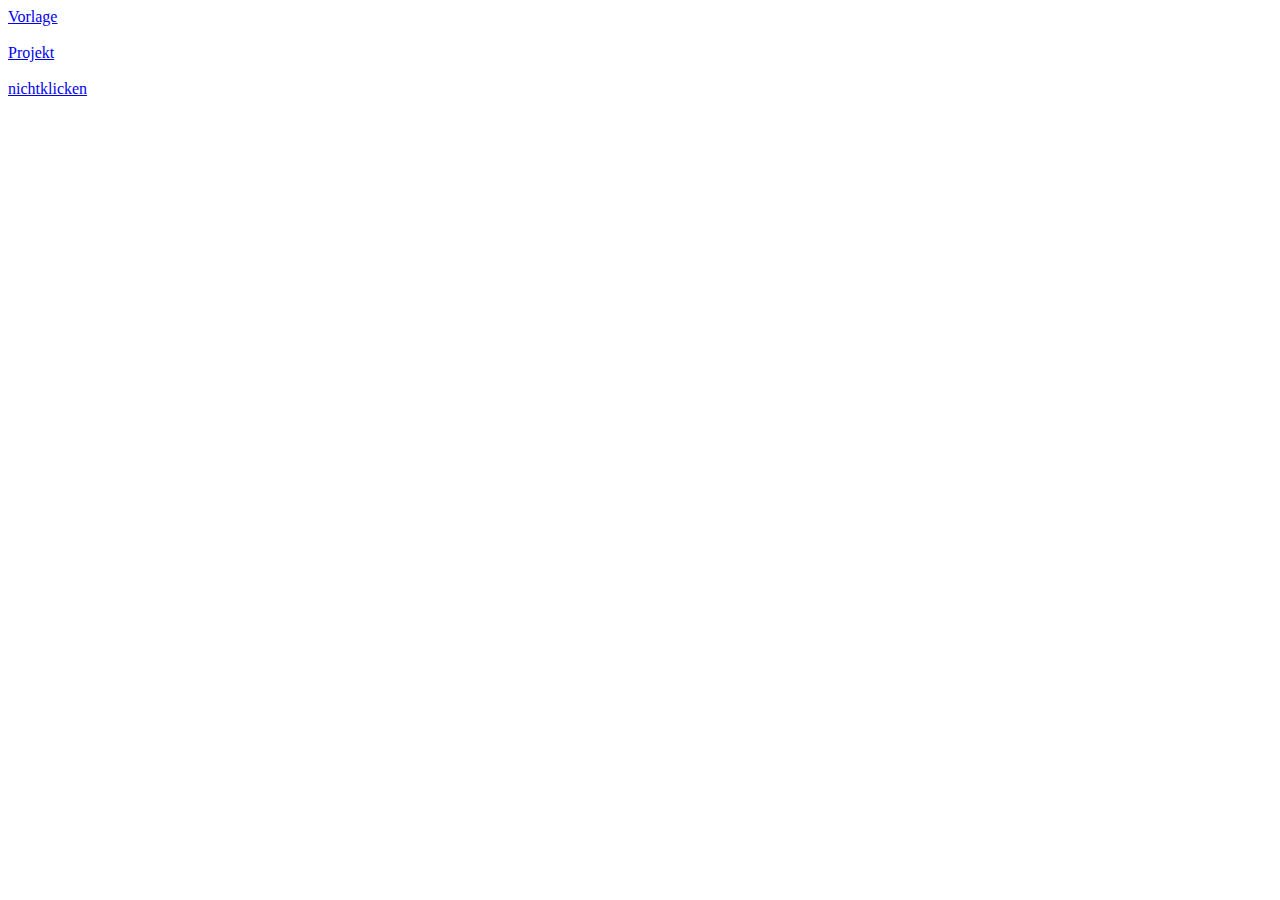
<file: index.html>
<!DOCTYPE html>
<html lang="en">
<head>
    <meta charset="UTF-8">
    <meta name="viewport" content="width=device-width, initial-scale=1.0">
    <title>Document</title>
</head>
<body>

    <a href="impnews_in_schritten/index.html">Vorlage</a><br/> <br/>
    <a href="impnews/">Projekt</a><br/> <br/>
    <a href="nichtklicken/index.html">nichtklicken</a>
    
</body>
</html>
</file>
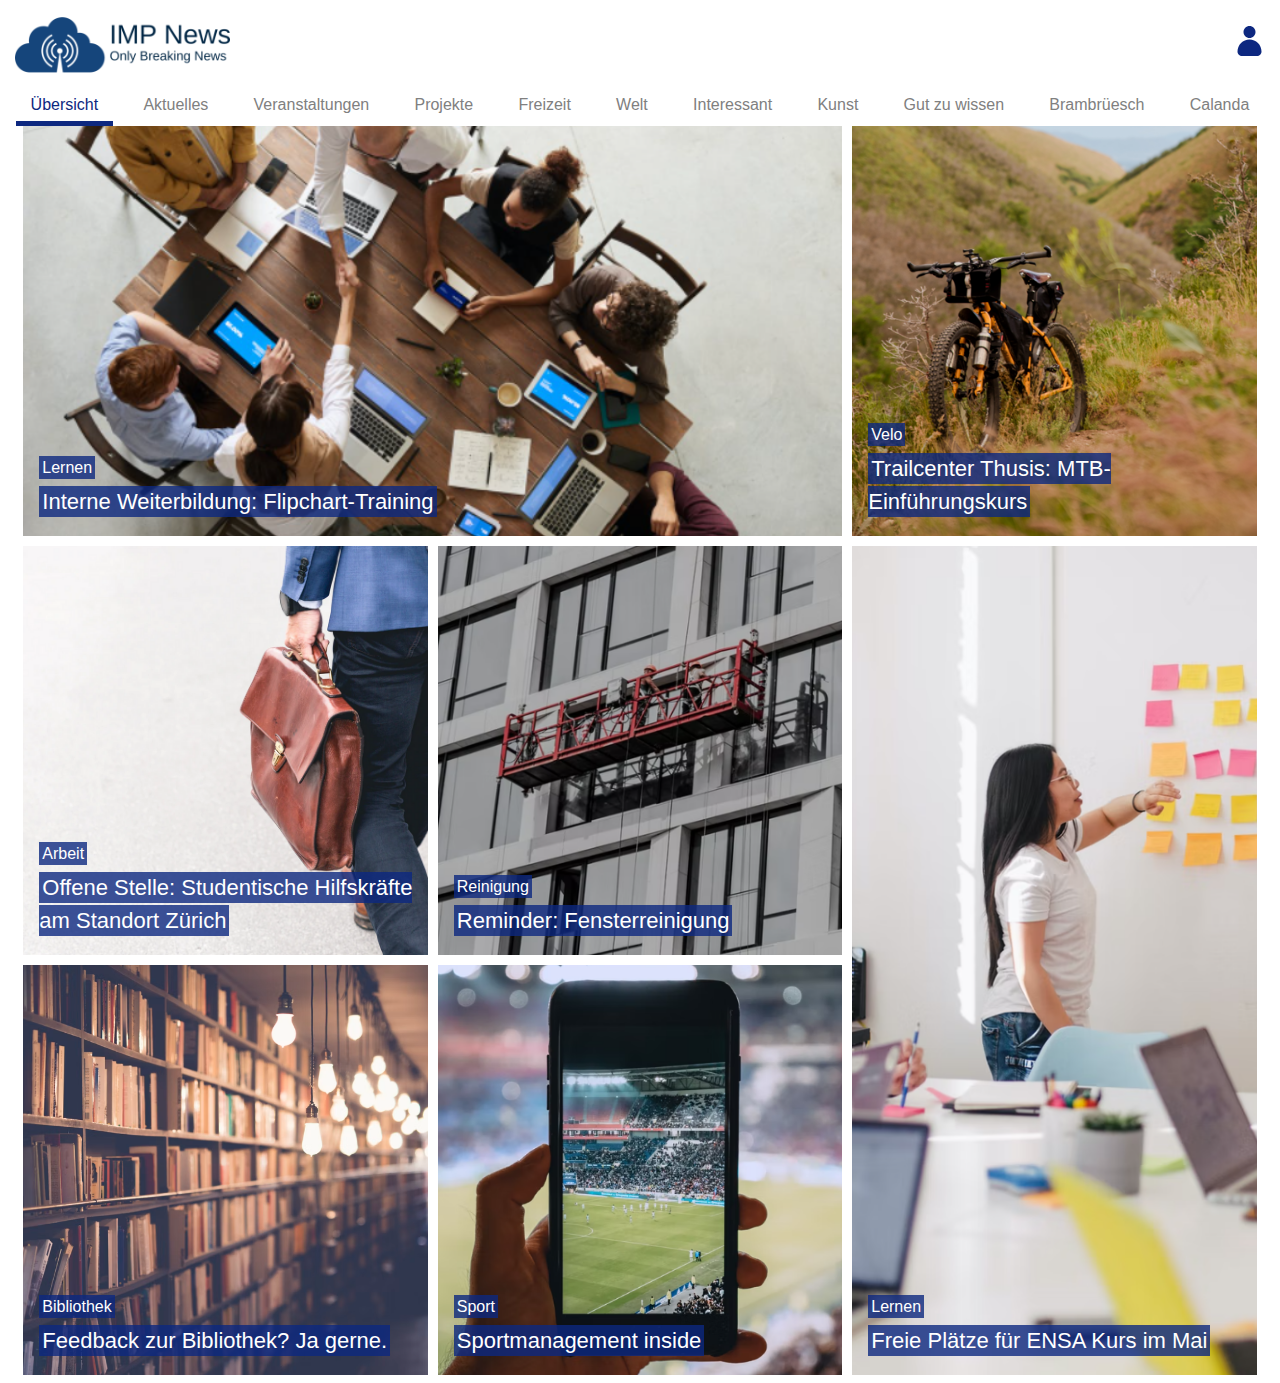
<file: impnews/index.html>
<!DOCTYPE html>
<html lang="de">
<head>
    <meta charset="UTF-8">
    <meta http-equiv="X-UA-Compatible" content="IE=edge">
    <meta name="viewport" content="width=device-width, initial-scale=1.0">
    <title>Titelseite</title>
    <link rel="stylesheet" href="css/style.css"

</head>
<body>
    <header>
        <div class="logo"><img src="img/logo_dunkel_blau.PNG" alt="Logo IMP News"></div>
        <div class="login"><img src="img/benutzerbild.svg" width="45" height="45"></div>
    </header>
  
    <nav>
        <ul class="nav_links">
        <li><a class="aktiver_menuelink" href="index.html">Übersicht</a></li>
        <li><a href="#">Aktuelles</a></li>
        <li><a href="#">Veranstaltungen</a></li>
        <li><a href="#">Projekte</a></li>
        <li><a href="#">Freizeit</a></li>
        <li><a href="#">Welt</a></li>
        <li><a href="#">Interessant</a></li>
        <li><a href="#">Kunst</a></li>
        <li><a href="#">Gut zu wissen</a></li>
        <li><a href="#">Brambrüesch</a></li>
        <li><a href="#">Calanda</a></li>
    </nav>

     <main class="alle_nachrichten_uebersicht">

        <article class="grosse_nachricht">
            <a href="single.html"><img src="img/pic1.PNG" class="nachrichtenbild_titelseite" alt="pic1"></a>
            <div class="zwei_ueberschriften">
                <a class="mini_marker" href="single.html">Lernen</a>
                <h2><a class="marker" href="single.html">Interne Weiterbildung: Flipchart-Training</a></h2>
            </div>
          </article>
    
          <article class="kleine_nachricht">
            <a href="#"><img src="img/pic2.PNG" class="nachrichtenbild_titelseite" alt="pic2"></a>
            <div class="zwei_ueberschriften">
                <a class="mini_marker" href="#">Velo</a>
                <h2><a class="marker" href="#">Trailcenter Thusis: MTB-Einführungskurs</a></h2>
            </div>
          </article>
    
          <article class="kleine_nachricht">
            <a href="#"><img src="img/pic3.PNG" class="nachrichtenbild_titelseite" alt="pic3"></a>
            <div class="zwei_ueberschriften">
                <a class="mini_marker" href="#">Arbeit</a>
                <h2><a class="marker" href="#">Offene Stelle: Studentische Hilfskräfte am Standort Zürich</a></h2>
            </div>
          </article>
    
          <article class="kleine_nachricht">
            <a href="#"><img src="img/pic4.PNG" class="nachrichtenbild_titelseite" alt="pic4"></a>
            <div class="zwei_ueberschriften">
                <a class="mini_marker" href="#">Reinigung</a>
                <h2><a class="marker" href="#">Reminder: Fensterreinigung</a></h2>
            </div>
          </article>
    
          <article class="grosse_nachricht_vertikal">
            <a href="#"><img src="img/pic5.PNG" class="nachrichtenbild_titelseite" alt="pic5"></a>
            <div class="zwei_ueberschriften">
                <a class="mini_marker" href="#">Lernen</a>
                <h2><a class="marker" href="#">Freie Plätze für ENSA Kurs im Mai</a></h2>
            </div>
          </article>
    
          <article class="kleine_nachricht">
            <a href="#"><img src="img/pic6.PNG" class="nachrichtenbild_titelseite" alt="pic6"></a>
            <div class="zwei_ueberschriften">
                <a class="mini_marker" href="#">Bibliothek</a>
                <h2><a class="marker" href="#">Feedback zur Bibliothek? Ja gerne.</a></h2>
            </div>
          </article>
    
          <article class="kleine_nachricht">
            <a href="#"><img src="img/pic7.PNG" class="nachrichtenbild_titelseite" alt="pic7"></a>
            <div class="zwei_ueberschriften">
                <a class="mini_marker" href="#">Sport</a>
                <h2><a class="marker" href="#">Sportmanagement inside</a></h2>
            </div>
          </article>
    
    </main>

    <footer>
    </footer>
</body>
</html>
</file>
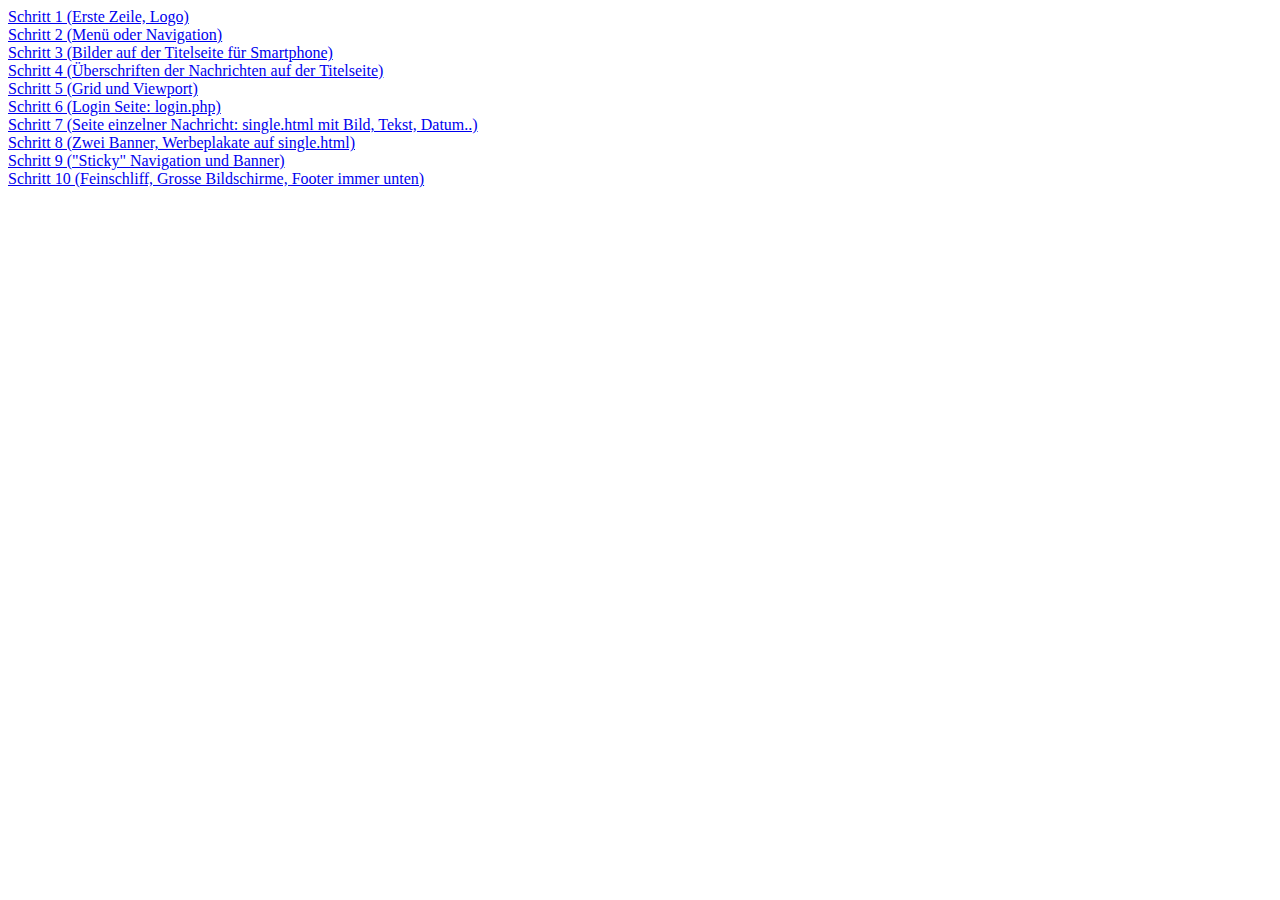
<file: impnews_in_schritten/index.html>
<!DOCTYPE html>
<html lang="en" dir="ltr">
  <head>
    <meta charset="utf-8">
    <title></title>
  </head>
  <body>
    <a href="schritt1/index.html">Schritt 1 (Erste Zeile, Logo)</a><br>
    <a href="schritt2/index.html">Schritt 2 (Menü oder Navigation)</a><br>
    <a href="schritt3/index.html">Schritt 3 (Bilder auf der Titelseite für Smartphone)</a><br>
    <a href="schritt4/index.html">Schritt 4 (Überschriften der Nachrichten auf der Titelseite)</a><br>
    <a href="schritt5/index.html">Schritt 5 (Grid und Viewport)</a><br>
    <a href="schritt6/index.html">Schritt 6 (Login Seite: login.php)</a><br>
    <a href="schritt7/index.html">Schritt 7 (Seite einzelner Nachricht: single.html mit Bild, Tekst, Datum..)</a><br>
    <a href="schritt8/index.html">Schritt 8 (Zwei Banner, Werbeplakate auf single.html)</a><br>
    <a href="schritt9/index.html">Schritt 9 ("Sticky" Navigation und Banner)</a><br>
    <a href="schritt10/index.html">Schritt 10 (Feinschliff, Grosse Bildschirme, Footer immer unten)</a><br>
  </body>
</html>
</file>
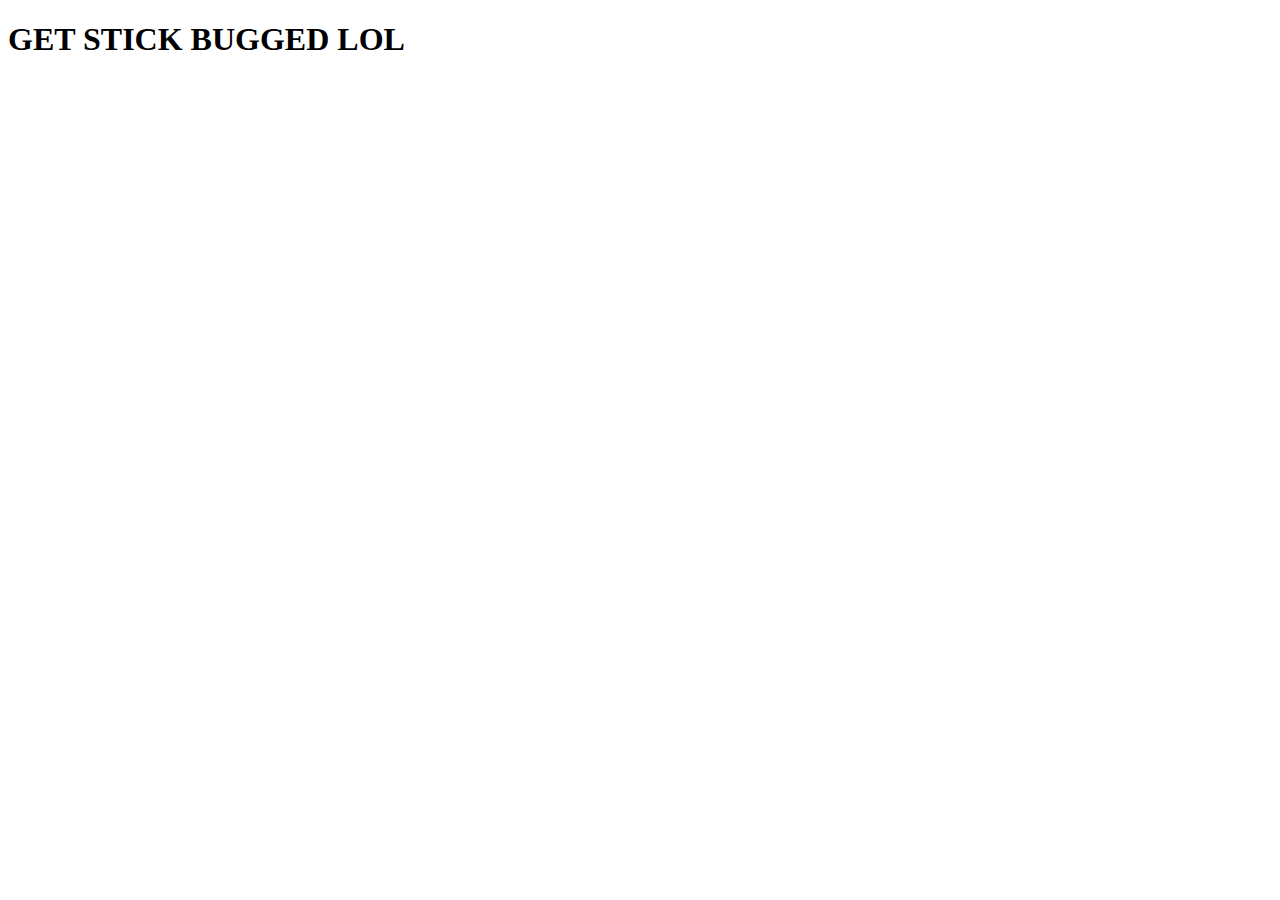
<file: nichtklicken/index.html>
<!DOCTYPE html>
<html lang="en">
<head>
    <meta charset="UTF-8">
    <meta name="viewport" content="width=device-width, initial-scale=1.0">
    <title>Document</title>

    <style>
    </style>
</head>
<body>

    <h1>GET STICK BUGGED LOL</h1>
    <iframe src="https://giphy.com/embed/Y4amydtsT11DMxWCdP" width="467" height="480" frameBorder="0" class="giphy-embed" allowFullScreen></iframe><p></a></p>

</body>
</html>
</file>
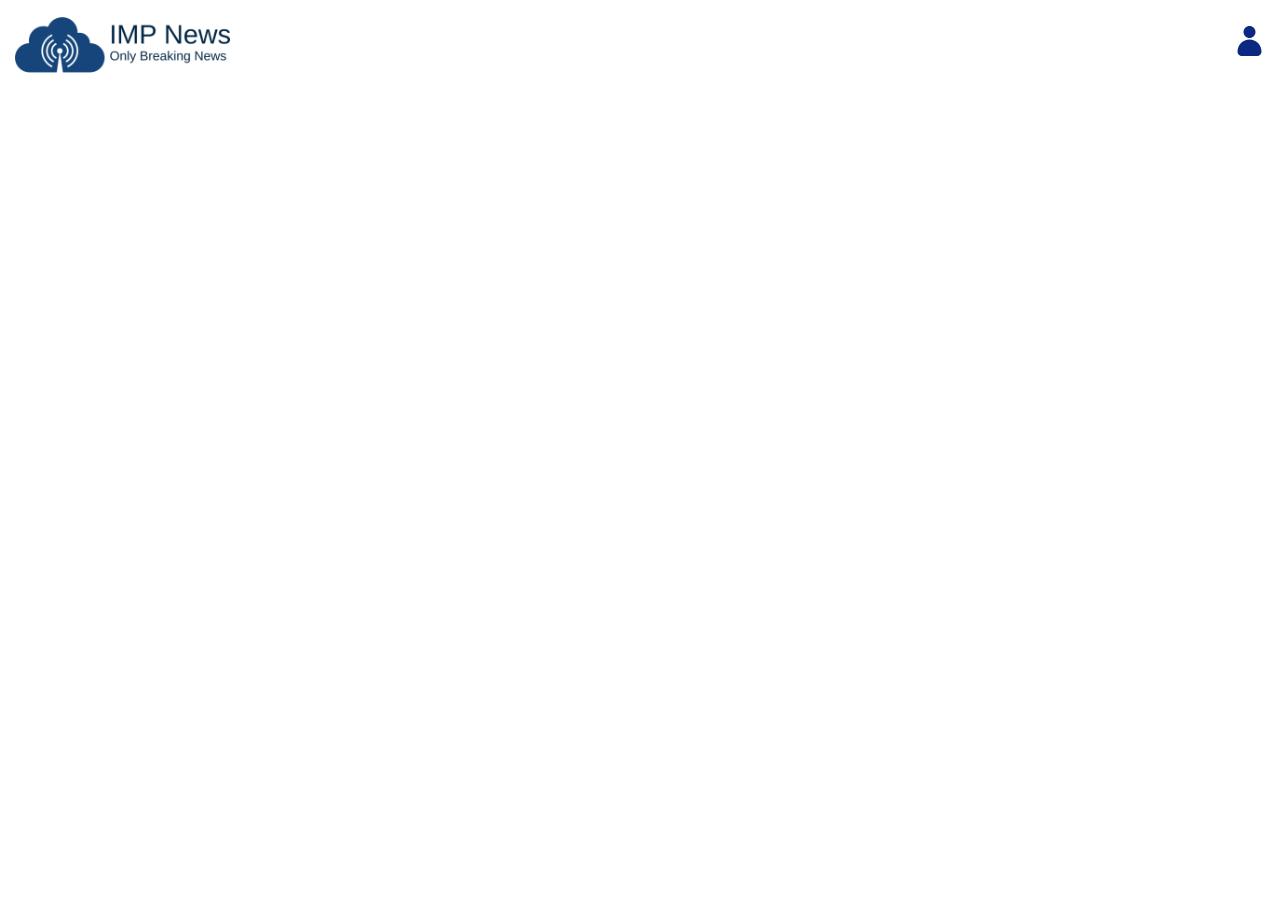
<file: impnews_in_schritten/schritt1/index.html>
<!DOCTYPE html>
<html lang="en">
<head>
    <meta charset="UTF-8">
    <meta http-equiv="X-UA-Compatible" content="IE=edge">
    <meta name="viewport" content="width=device-width, initial-scale=1.0">
    <title>Titelseite</title>

    <link rel="stylesheet" href="css/style.css">

</head>
<body>
    <header>
        <div class="logo">
            <a href="index.html">
                <img src="img/logo_dunkel_blau.PNG" alt="Logo IMP News">
            </a>
        </div>
        <div>
          <a href="login.html">
            <img src="img/benutzerbild.svg" width="45px" height="45px">
          </a>
        </div>
    </header>
  
    <nav>
    </nav>

    <main>
    </main>

    <footer>
    </footer>
</body>
</html>
</file>
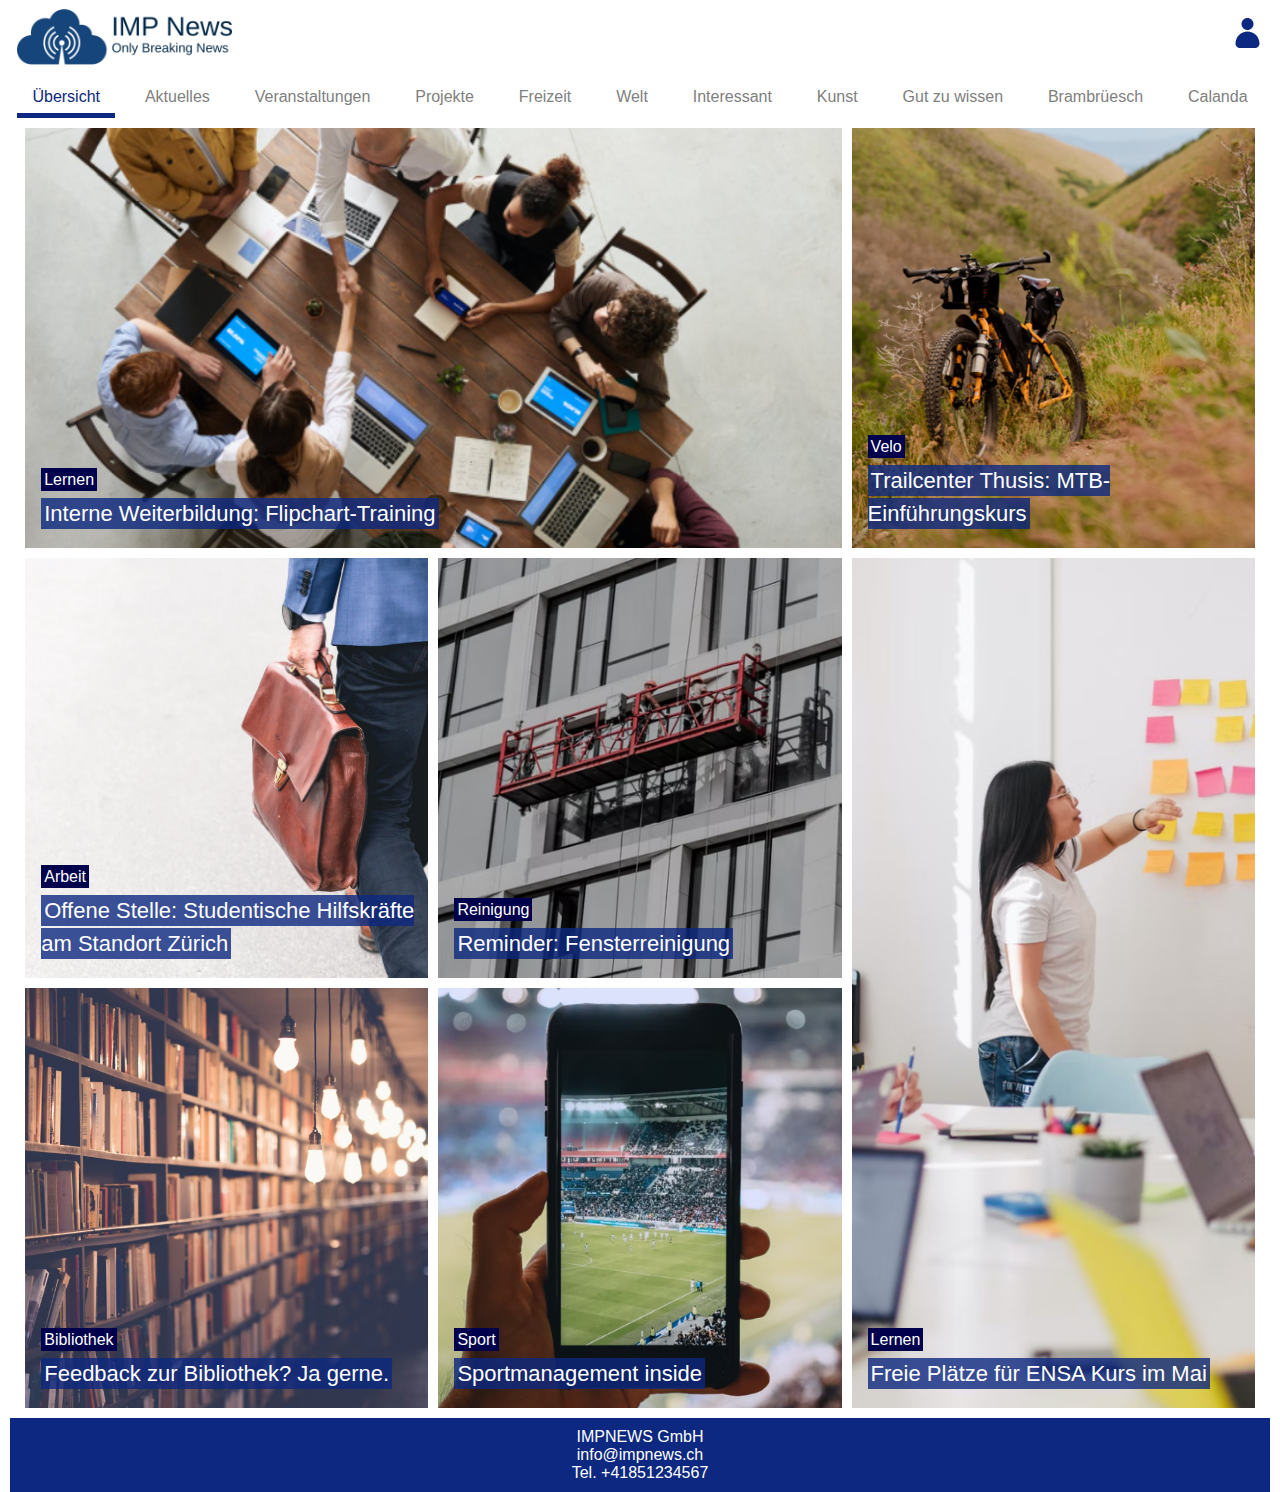
<file: impnews_in_schritten/schritt10/index.html>
<!DOCTYPE html>
<html lang="en">
<head>
    <meta charset="UTF-8">
    <meta http-equiv="X-UA-Compatible" content="IE=edge">
    <meta name="viewport" content="width=device-width, initial-scale=1.0">
    <title>Titelseite</title>

    <link rel="stylesheet" href="css/style.css">

</head>
<body>
    <header>
        <div class="logo">
            <a href="index.html">
                <img src="img/logo_dunkel_blau.PNG" alt="Logo IMP News">
            </a>
        </div>
        <div>
          <a href="login.html">
            <img src="img/benutzerbild.svg" width="45px" height="45px">
          </a>
        </div>
    </header>
  
    <nav>
        <ul class="nav_links">
            <li><a class="aktiver_menuelink" href="index.html">Übersicht</a></li>
            <li><a href="#">Aktuelles</a></li>
            <li><a href="#">Veranstaltungen</a></li>
            <li><a href="#">Projekte</a></li>
            <li><a href="#">Freizeit</a></li>
            <li><a href="#">Welt</a></li>
            <li><a href="#">Interessant</a></li>
            <li><a href="#">Kunst</a></li>
            <li><a href="#">Gut zu wissen</a></li>
            <li><a href="#">Brambrüesch</a></li>
            <li><a href="#">Calanda</a></li>
          </ul>
    </nav>

    <main class="alle_nachrichten_uebersicht">

      <article class="grosse_nachricht">
        <a href="single.html"><img src="img/pic1.PNG" class="nachrichtenbild_titelseite" alt="pic1"></a>
        <div class="zwei_ueberschriften">
            <a class="mini_marker" href="single.html">Lernen</a>
            <h2><a class="marker" href="single.html">Interne Weiterbildung: Flipchart-Training</a></h2>
        </div>
      </article>

      <article class="kleine_nachricht">
        <a href="#"><img src="img/pic2.PNG" class="nachrichtenbild_titelseite" alt="pic2"></a>
        <div class="zwei_ueberschriften">
            <a class="mini_marker" href="#">Velo</a>
            <h2><a class="marker" href="#">Trailcenter Thusis: MTB-Einführungskurs</a></h2>
        </div>
      </article>

      <article class="kleine_nachricht">
        <a href="#"><img src="img/pic3.PNG" class="nachrichtenbild_titelseite" alt="pic3"></a>
        <div class="zwei_ueberschriften">
            <a class="mini_marker" href="#">Arbeit</a>
            <h2><a class="marker" href="#">Offene Stelle: Studentische Hilfskräfte am Standort Zürich</a></h2>
        </div>
      </article>

      <article class="kleine_nachricht">
        <a href="#"><img src="img/pic4.PNG" class="nachrichtenbild_titelseite" alt="pic4"></a>
        <div class="zwei_ueberschriften">
            <a class="mini_marker" href="#">Reinigung</a>
            <h2><a class="marker" href="#">Reminder: Fensterreinigung</a></h2>
        </div>
      </article>

      <article class="grosse_nachricht_vertikal">
        <a href="#"><img src="img/pic5.PNG" class="nachrichtenbild_titelseite" alt="pic5"></a>
        <div class="zwei_ueberschriften">
            <a class="mini_marker" href="#">Lernen</a>
            <h2><a class="marker" href="#">Freie Plätze für ENSA Kurs im Mai</a></h2>
        </div>
      </article>

      <article class="kleine_nachricht">
        <a href="#"><img src="img/pic6.PNG" class="nachrichtenbild_titelseite" alt="pic6"></a>
        <div class="zwei_ueberschriften">
            <a class="mini_marker" href="#">Bibliothek</a>
            <h2><a class="marker" href="#">Feedback zur Bibliothek? Ja gerne.</a></h2>
        </div>
      </article>

      <article class="kleine_nachricht">
        <a href="#"><img src="img/pic7.PNG" class="nachrichtenbild_titelseite" alt="pic7"></a>
        <div class="zwei_ueberschriften">
            <a class="mini_marker" href="#">Sport</a>
            <h2><a class="marker" href="#">Sportmanagement inside</a></h2>
        </div>
      </article>

  </main>

  <footer>
    IMPNEWS GmbH<br>
    <a href="mailto:info@impnews.ch" style="color:white">info@impnews.ch</a><br>
    Tel. +41851234567
  </footer>
</body>
</html>
</file>
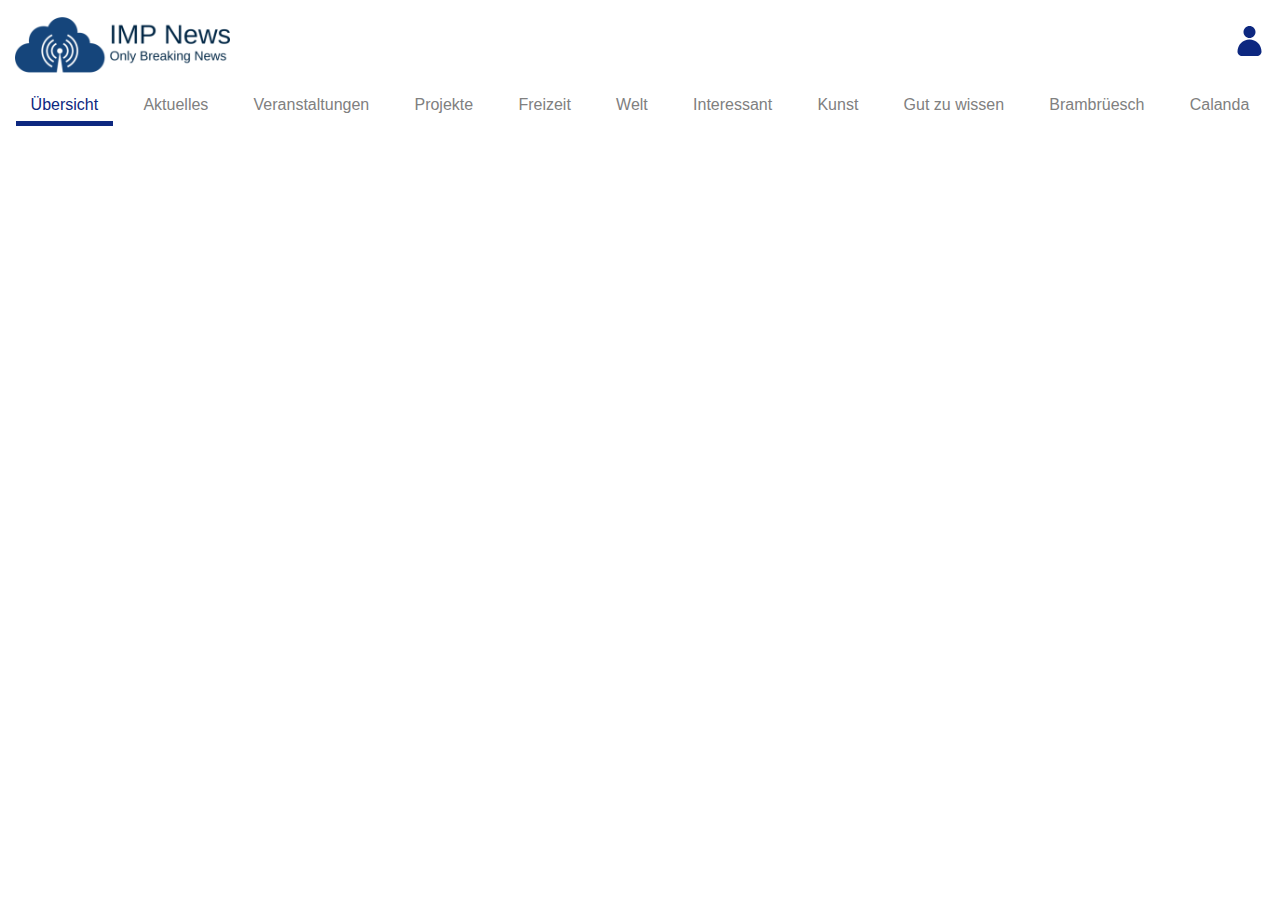
<file: impnews_in_schritten/schritt2/index.html>
<!DOCTYPE html>
<html lang="en">
<head>
    <meta charset="UTF-8">
    <meta http-equiv="X-UA-Compatible" content="IE=edge">
    <meta name="viewport" content="width=device-width, initial-scale=1.0">
    <title>Titelseite</title>

    <link rel="stylesheet" href="css/style.css">

</head>
<body>
    <header>
        <div class="logo">
            <a href="index.html">
                <img src="img/logo_dunkel_blau.PNG" alt="Logo IMP News">
            </a>
        </div>
        <div>
          <a href="login.html">
            <img src="img/benutzerbild.svg" width="45px" height="45px">
          </a>
        </div>
    </header>
  
    <nav>
        <ul class="nav_links">
            <li><a class="aktiver_menuelink" href="index.html">Übersicht</a></li>
            <li><a href="#">Aktuelles</a></li>
            <li><a href="#">Veranstaltungen</a></li>
            <li><a href="#">Projekte</a></li>
            <li><a href="#">Freizeit</a></li>
            <li><a href="#">Welt</a></li>
            <li><a href="#">Interessant</a></li>
            <li><a href="#">Kunst</a></li>
            <li><a href="#">Gut zu wissen</a></li>
            <li><a href="#">Brambrüesch</a></li>
            <li><a href="#">Calanda</a></li>
          </ul>
    </nav>

    <main>
    </main>

    <footer>
    </footer>
</body>
</html>
</file>
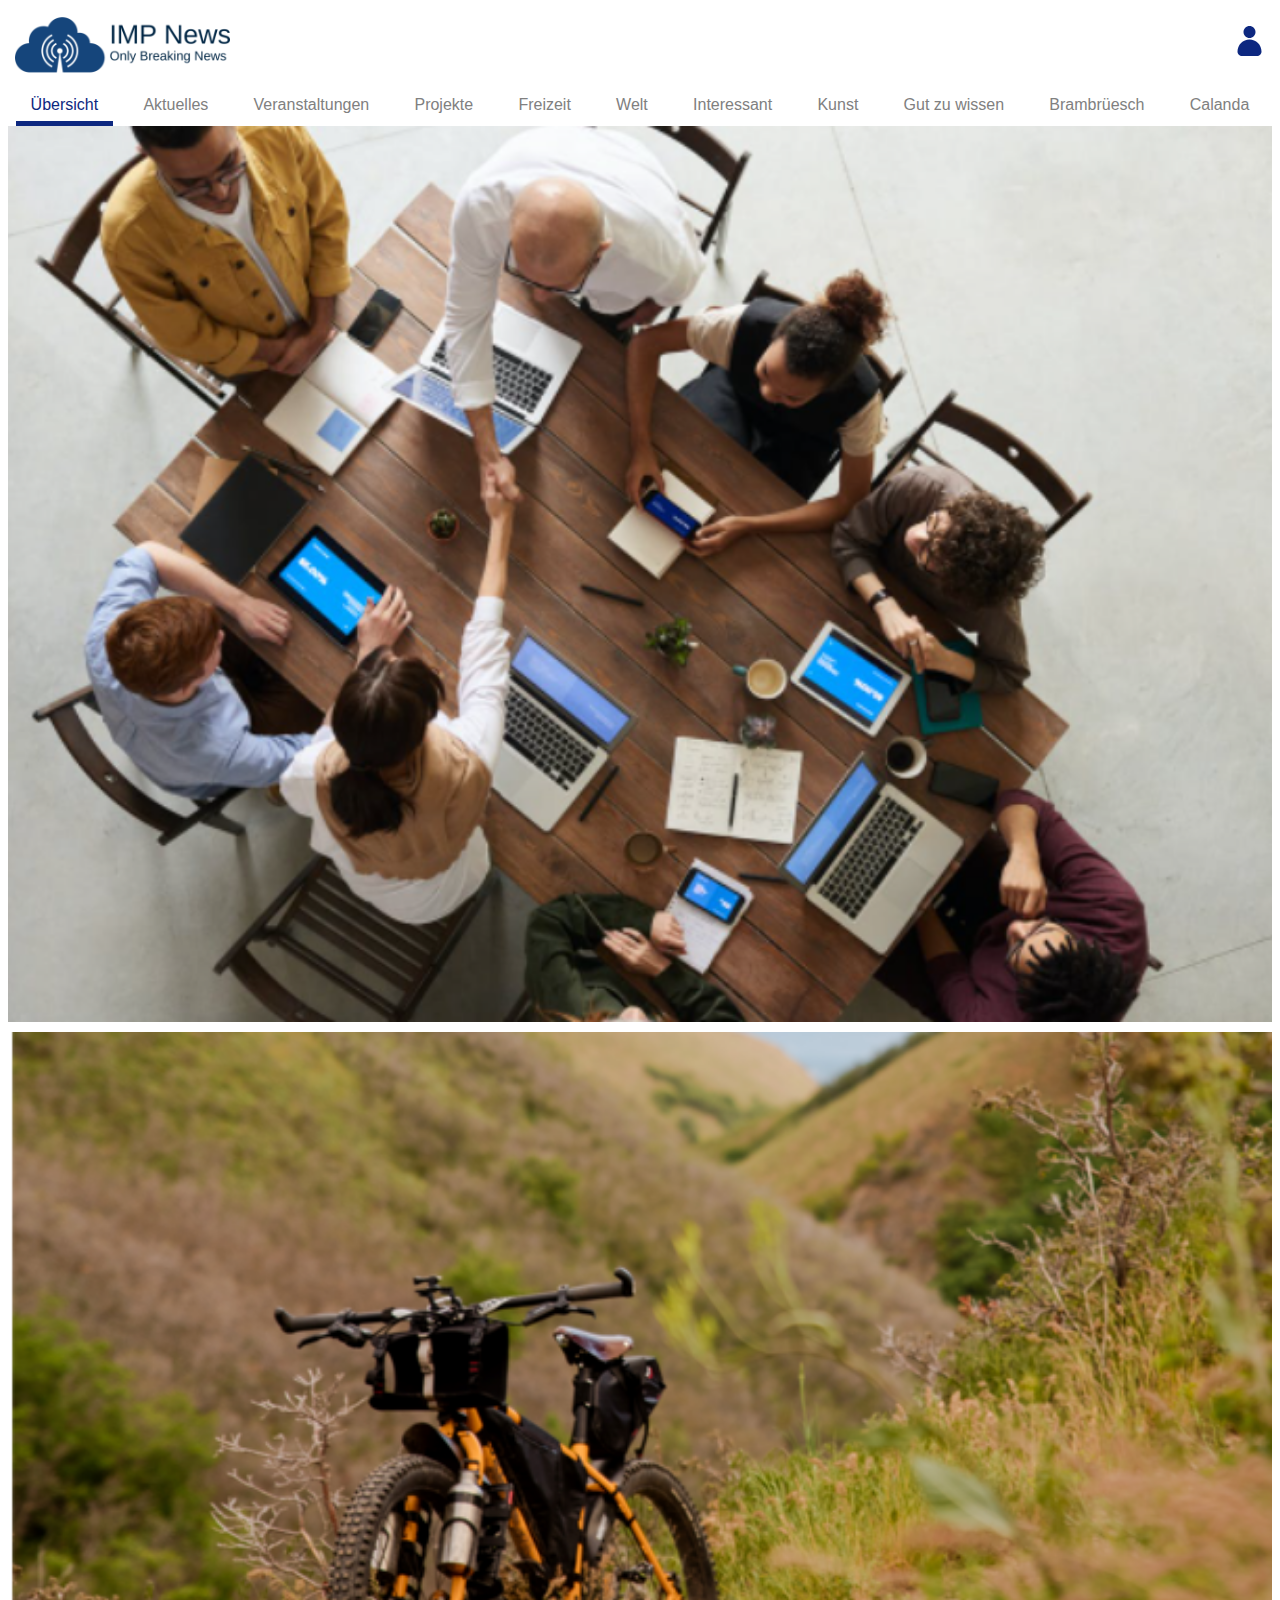
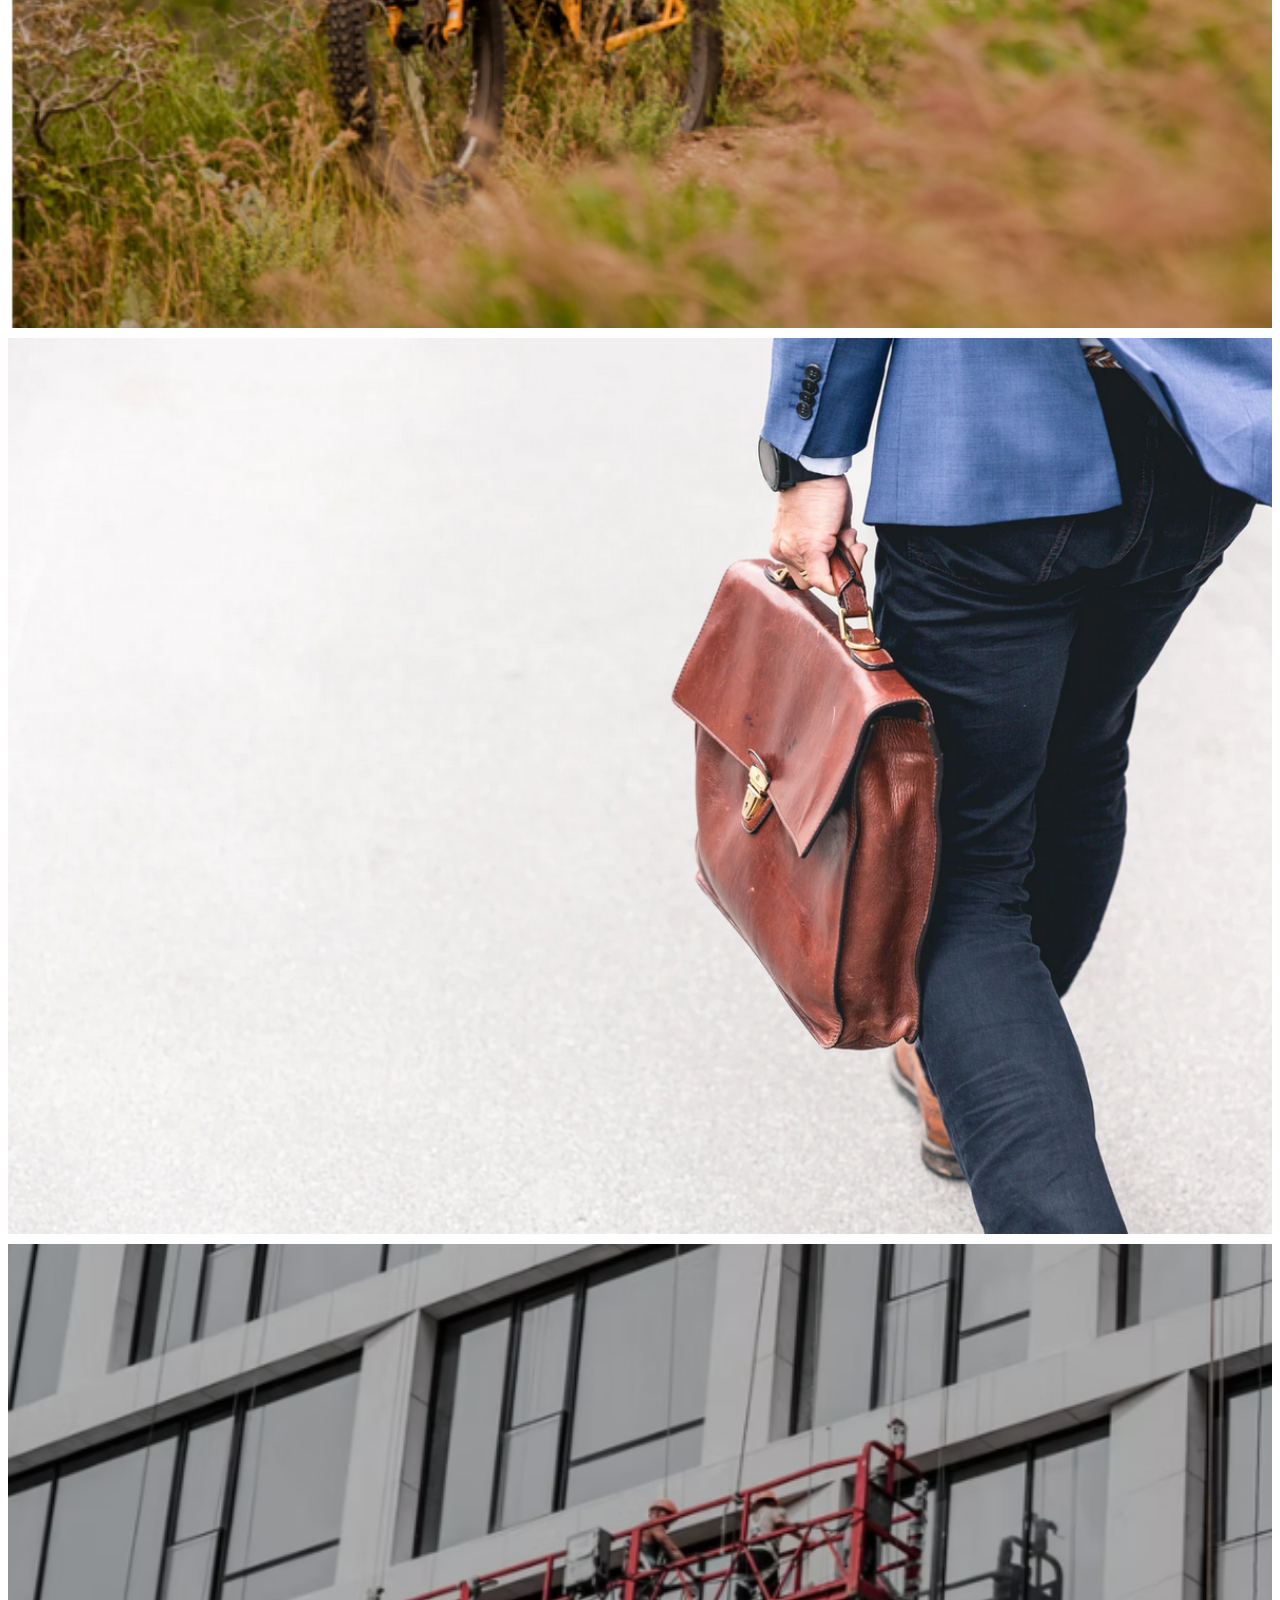
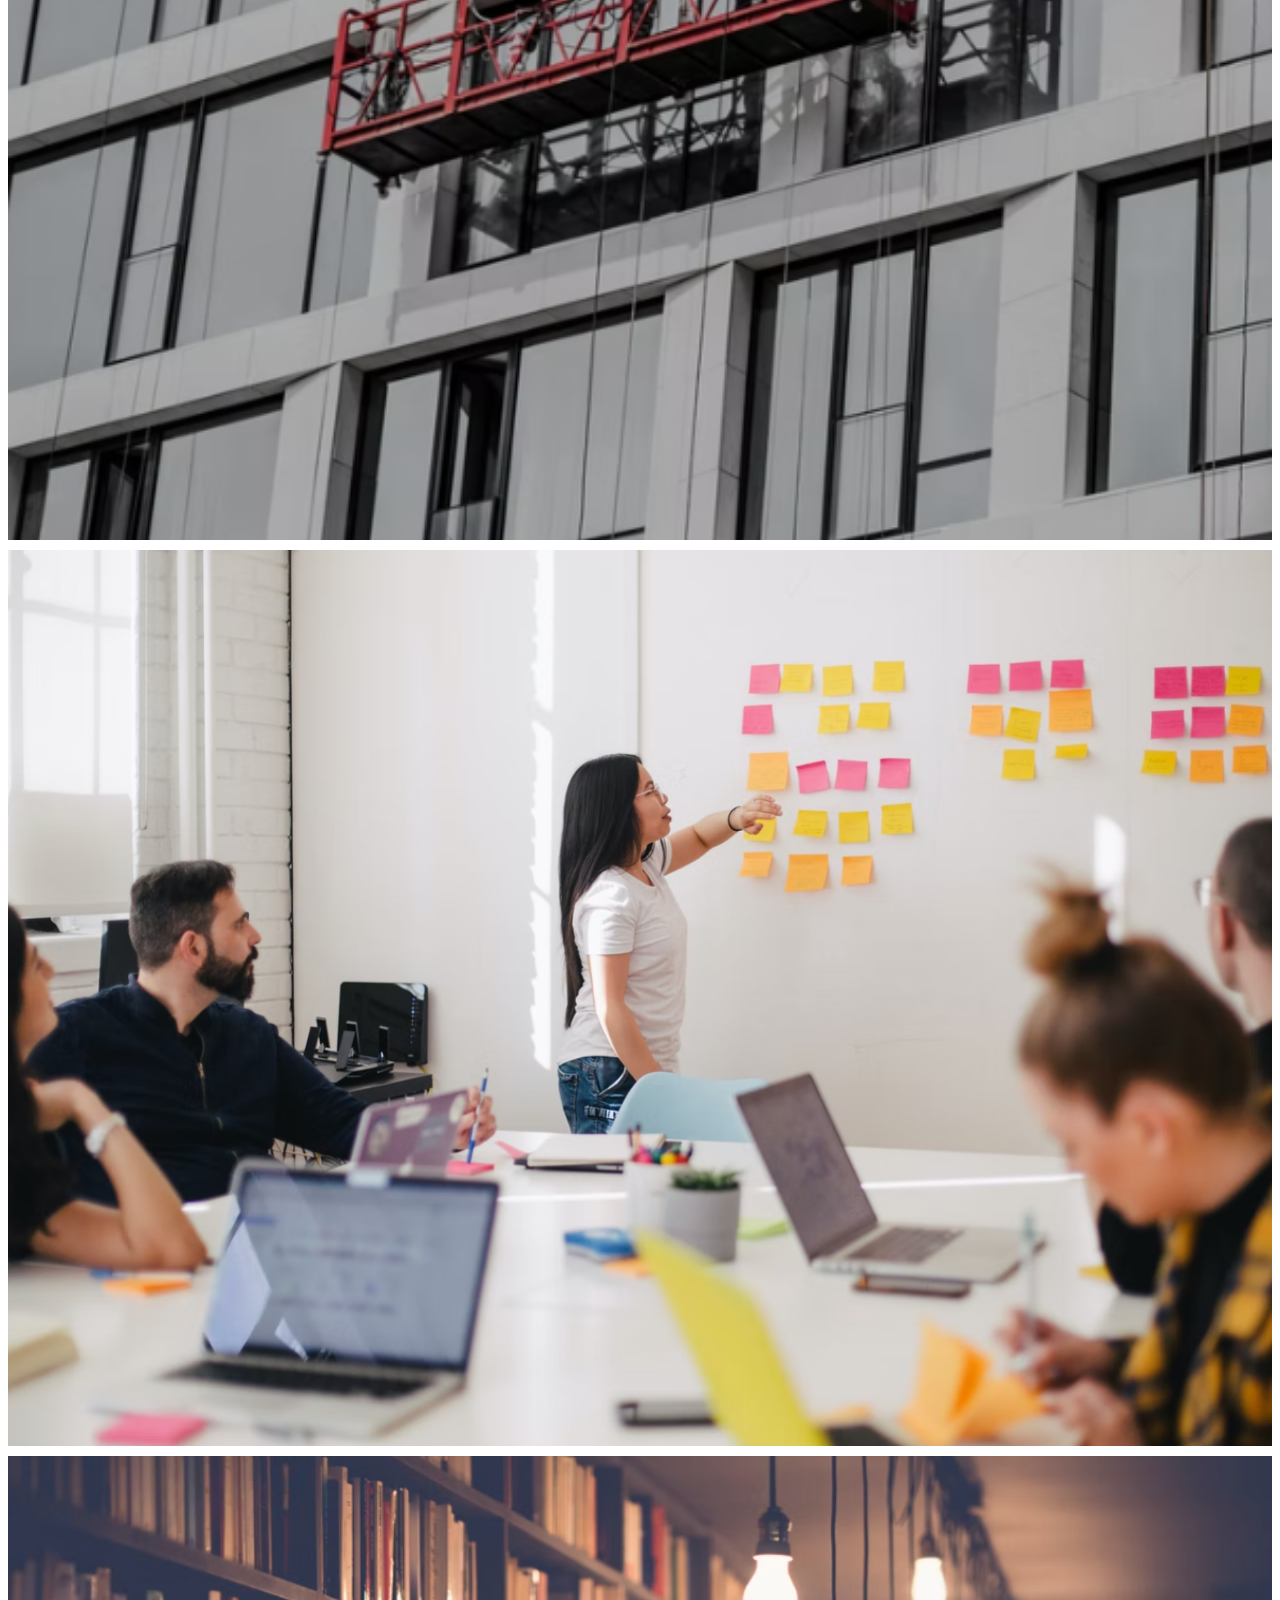
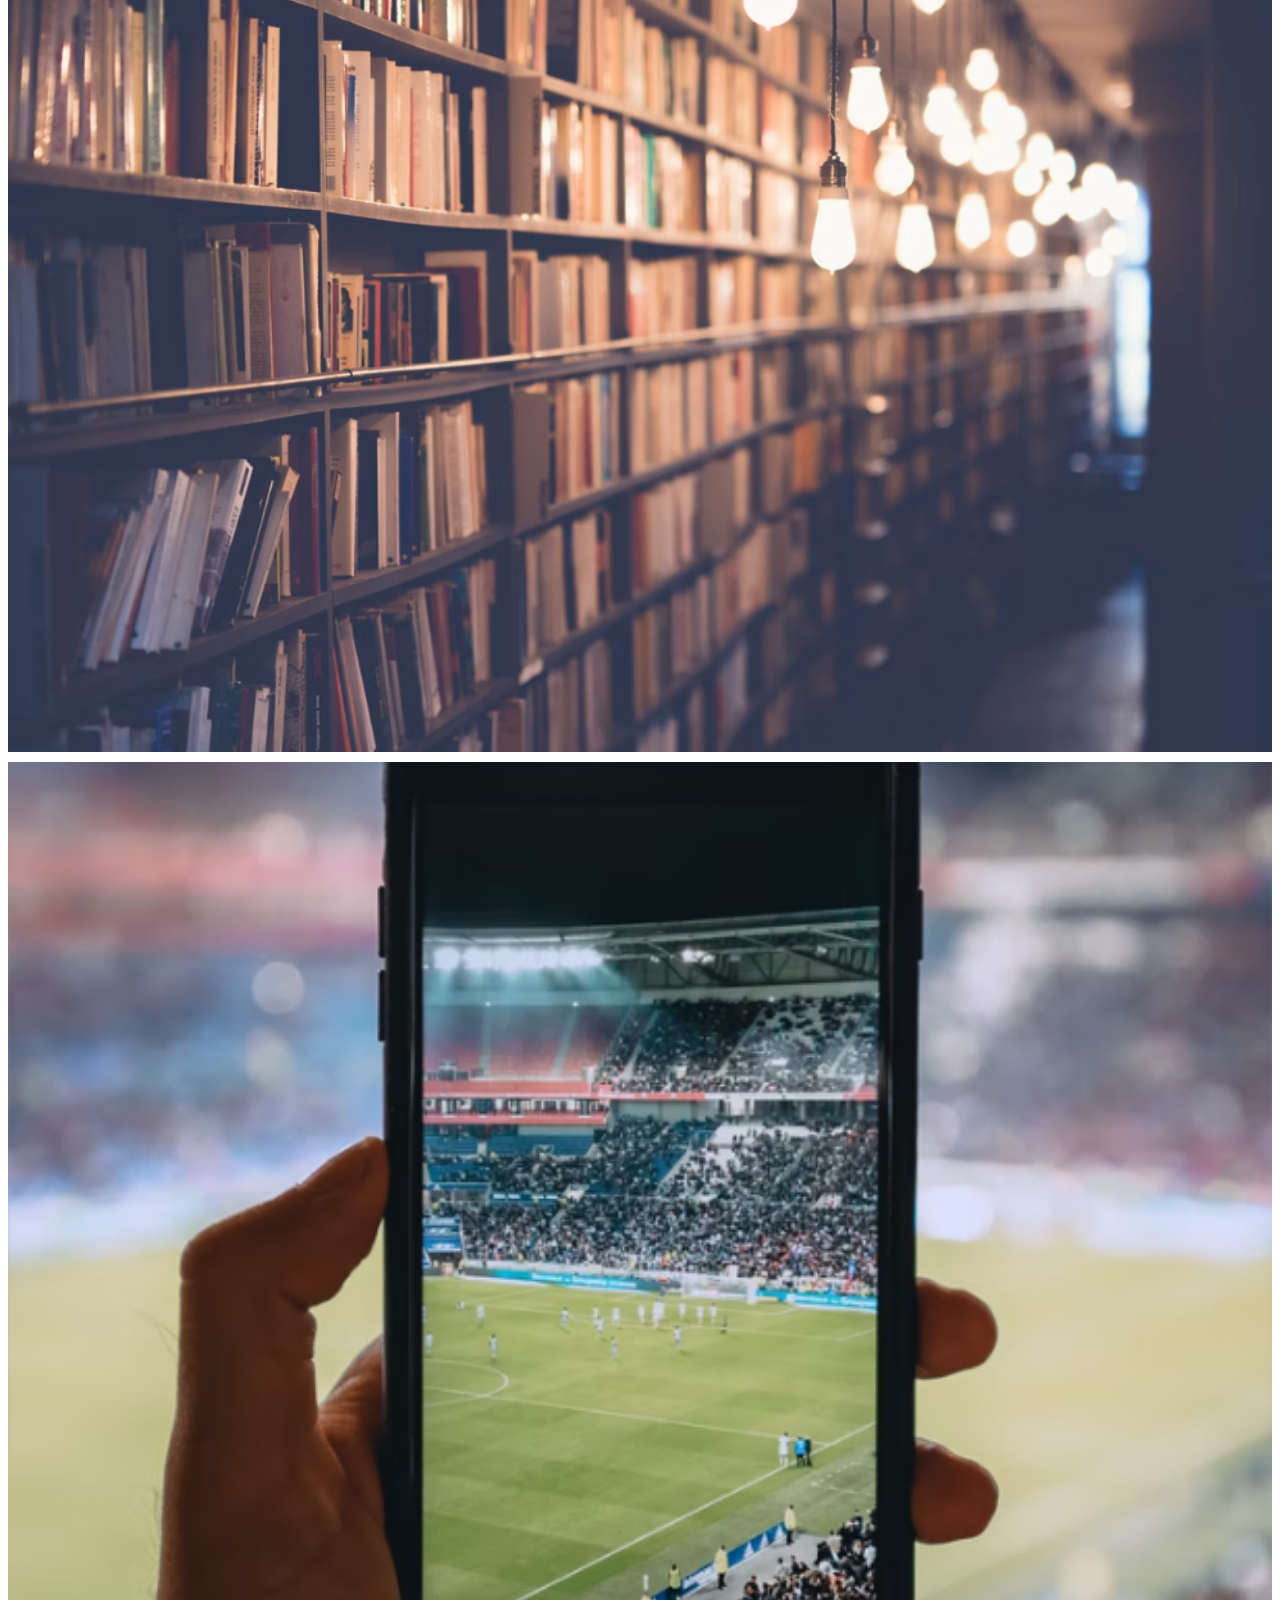
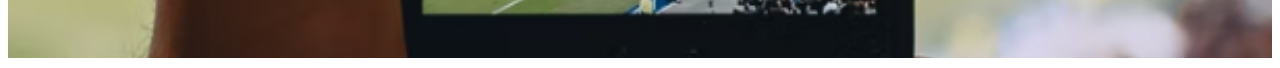
<file: impnews_in_schritten/schritt3/index.html>
<!DOCTYPE html>
<html lang="en">
<head>
    <meta charset="UTF-8">
    <meta http-equiv="X-UA-Compatible" content="IE=edge">
    <meta name="viewport" content="width=device-width, initial-scale=1.0">
    <title>Titelseite</title>

    <link rel="stylesheet" href="css/style.css">

</head>
<body>
    <header>
        <div class="logo">
            <a href="index.html">
                <img src="img/logo_dunkel_blau.PNG" alt="Logo IMP News">
            </a>
        </div>
        <div>
          <a href="login.html">
            <img src="img/benutzerbild.svg" width="45px" height="45px">
          </a>
        </div>
    </header>
  
    <nav>
        <ul class="nav_links">
            <li><a class="aktiver_menuelink" href="index.html">Übersicht</a></li>
            <li><a href="#">Aktuelles</a></li>
            <li><a href="#">Veranstaltungen</a></li>
            <li><a href="#">Projekte</a></li>
            <li><a href="#">Freizeit</a></li>
            <li><a href="#">Welt</a></li>
            <li><a href="#">Interessant</a></li>
            <li><a href="#">Kunst</a></li>
            <li><a href="#">Gut zu wissen</a></li>
            <li><a href="#">Brambrüesch</a></li>
            <li><a href="#">Calanda</a></li>
          </ul>
    </nav>

    <main class="alle_nachrichten_uebersicht">

        <article class="grosse_nachricht">
          <a href="single.html"><img src="img/pic1.PNG" class="nachrichtenbild_titelseite" alt="pic1"></a>
        </article>

        <article class="kleine_nachricht">
          <a href="#"><img src="img/pic2.PNG" class="nachrichtenbild_titelseite" alt="pic2"></a>
        </article>

        <article class="kleine_nachricht">
          <a href="#"><img src="img/pic3.PNG" class="nachrichtenbild_titelseite" alt="pic3"></a>
        </article>

        <article class="kleine_nachricht">
          <a href="#"><img src="img/pic4.PNG" class="nachrichtenbild_titelseite" alt="pic4"></a>
        </article>

        <article class="grosse_nachricht_vertikal">
          <a href="#"><img src="img/pic5.PNG" class="nachrichtenbild_titelseite" alt="pic5"></a>
        </article>

        <article class="kleine_nachricht">
          <a href="#"><img src="img/pic6.PNG" class="nachrichtenbild_titelseite" alt="pic6"></a>
        </article>

        <article class="kleine_nachricht">
          <a href="#"><img src="img/pic7.PNG" class="nachrichtenbild_titelseite" alt="pic7"></a>
        </article>

    </main>

    <footer>
    </footer>
</body>
</html>
</file>
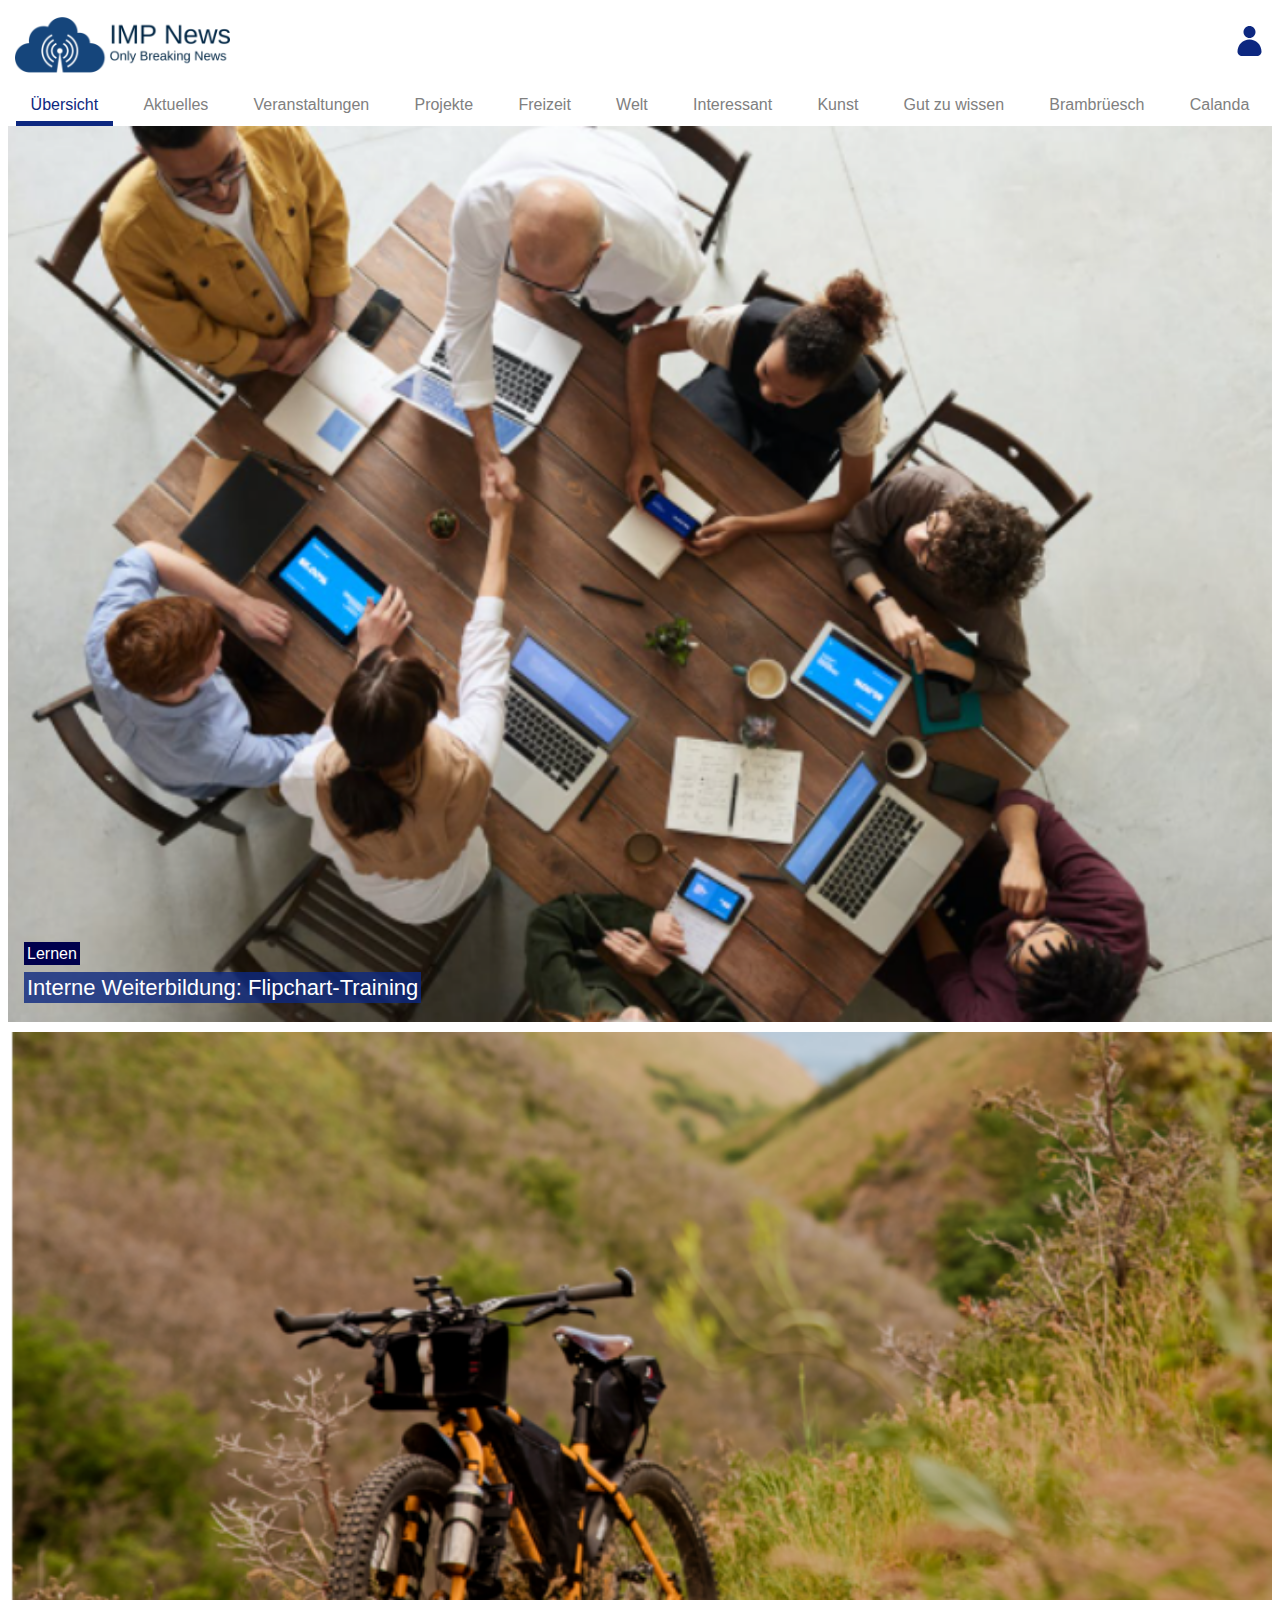
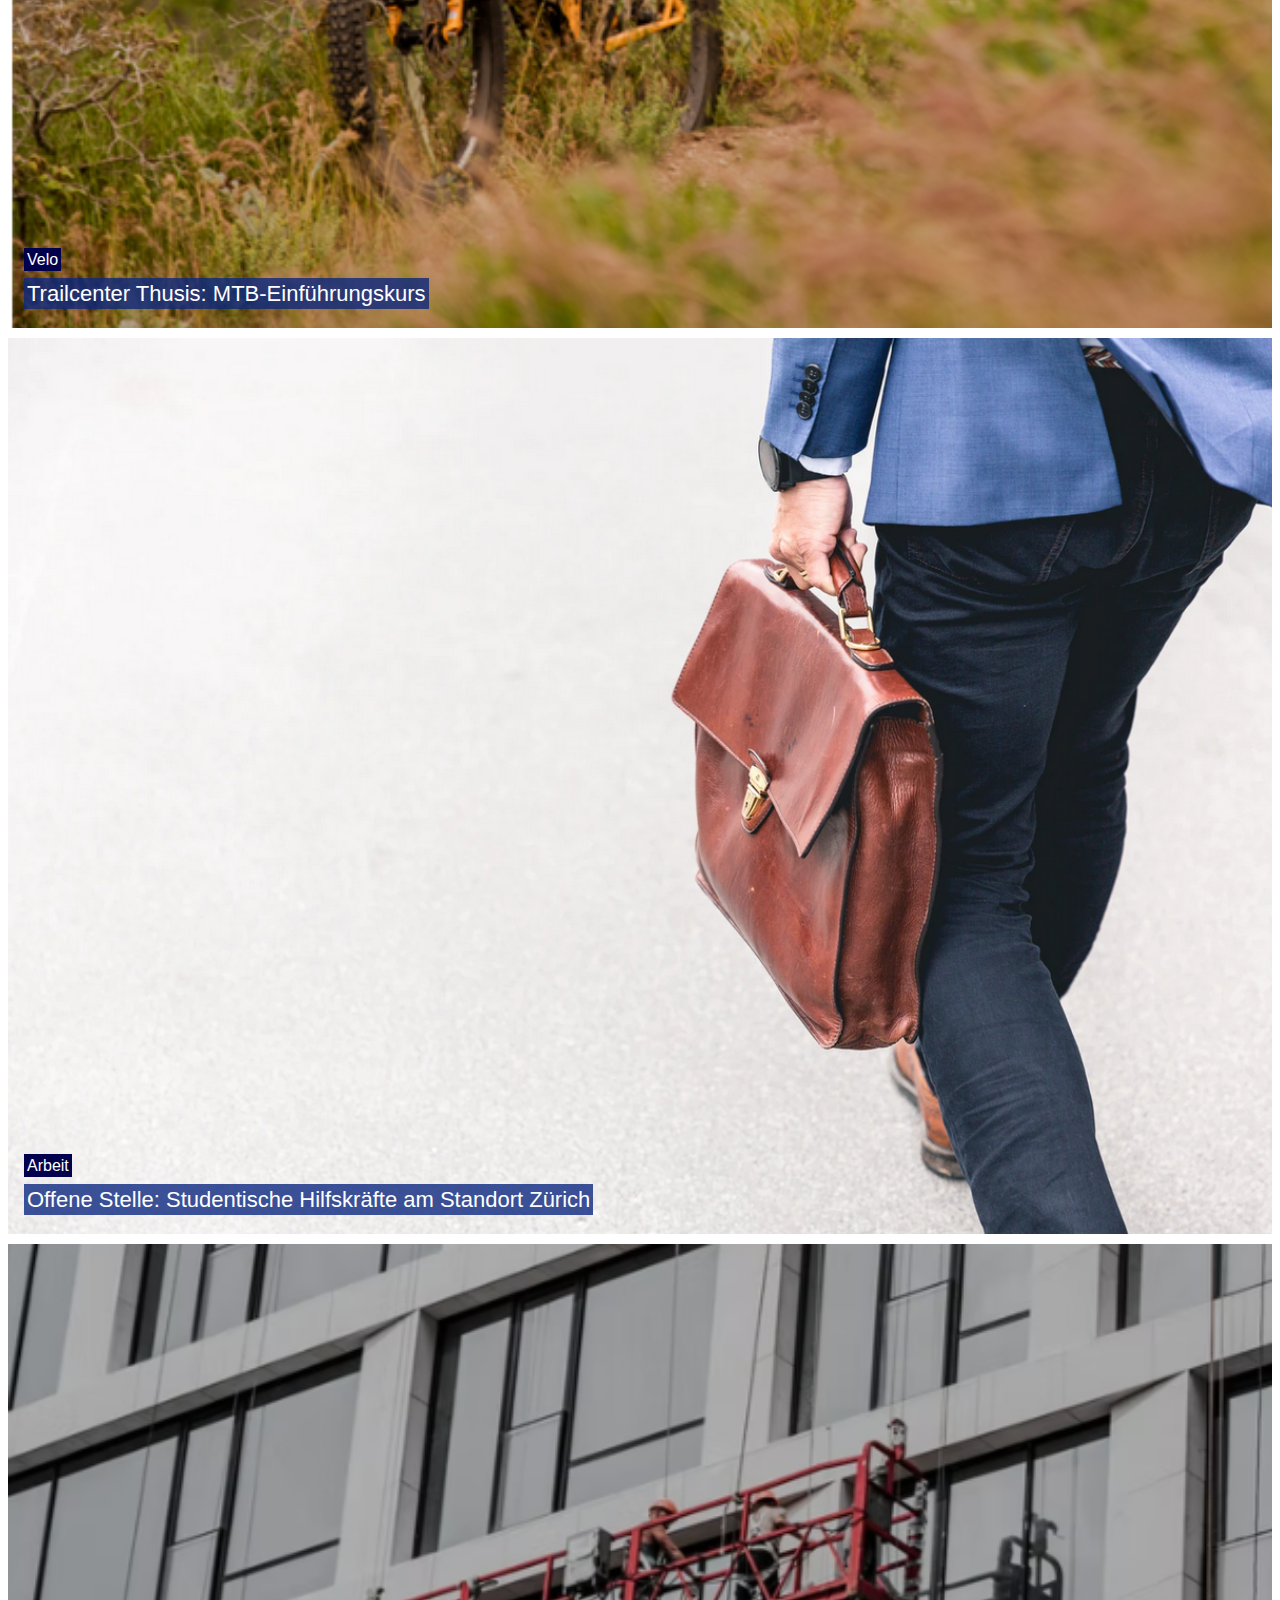
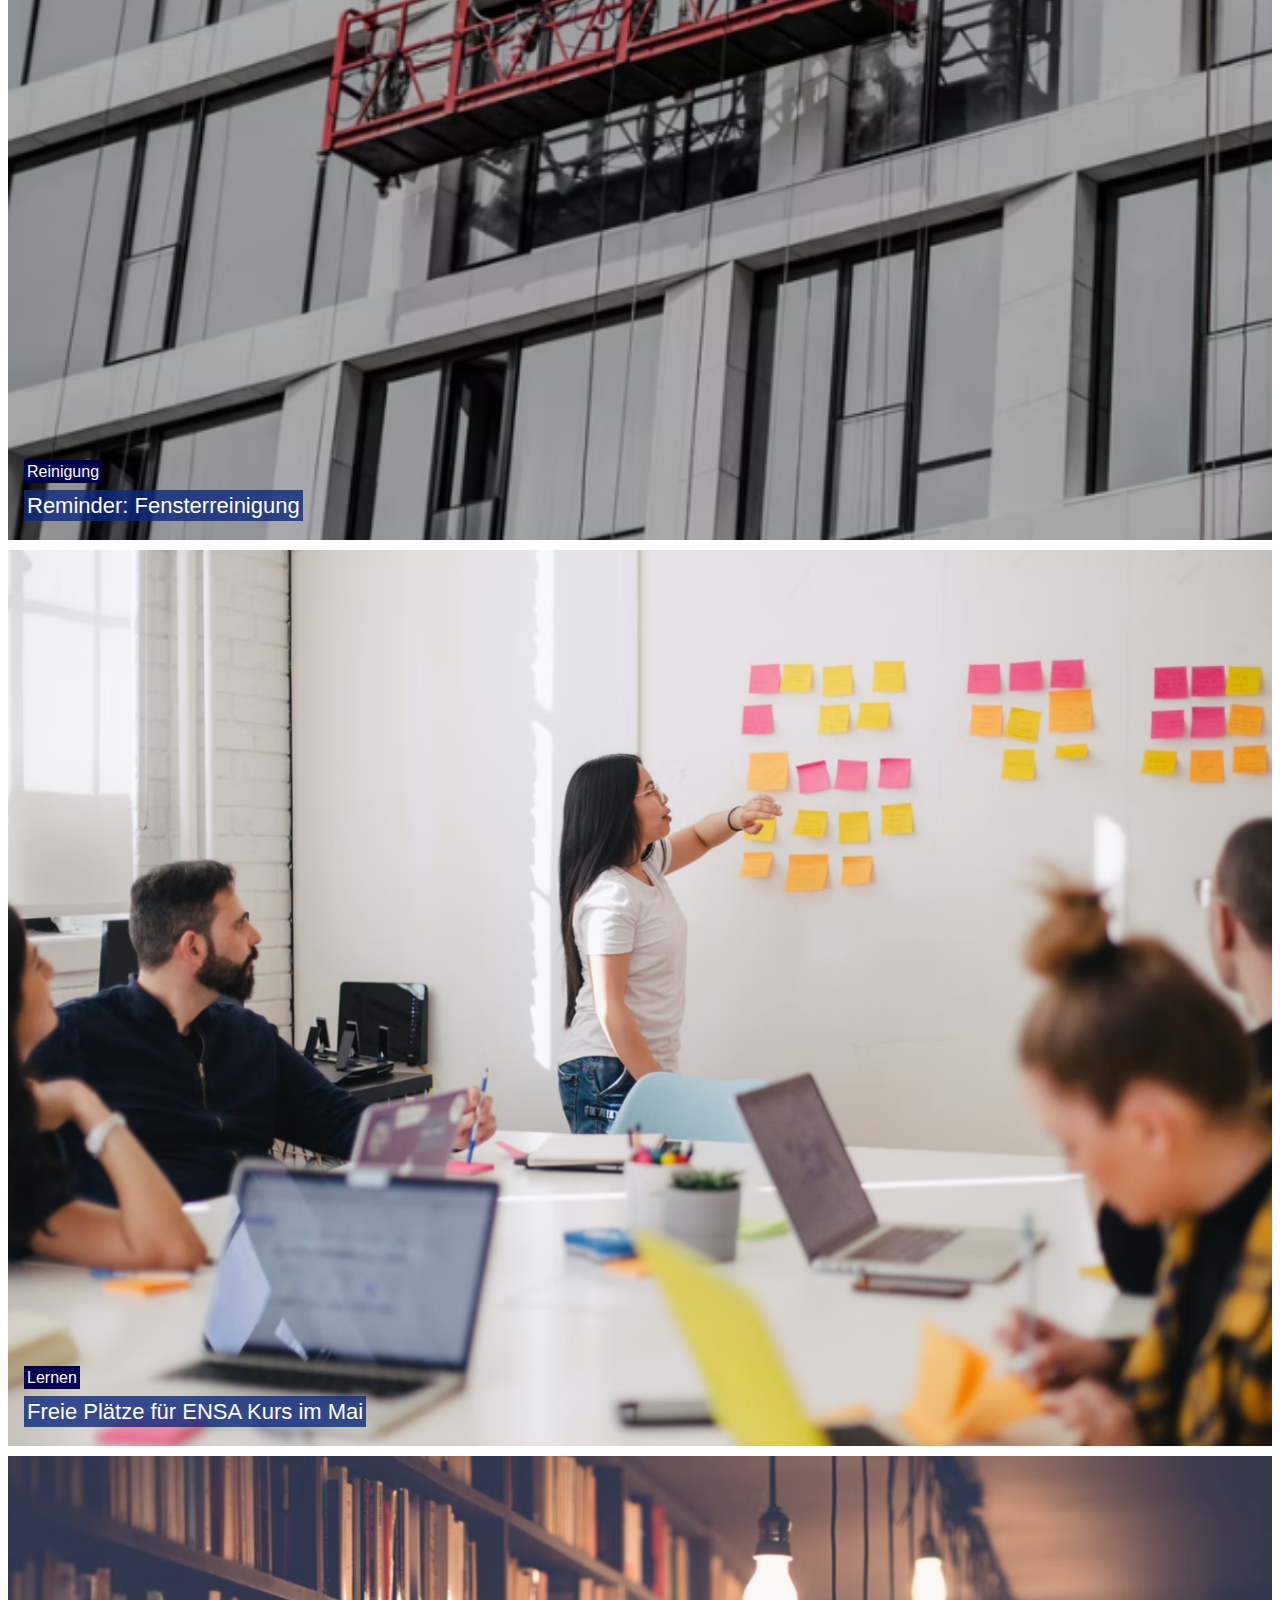
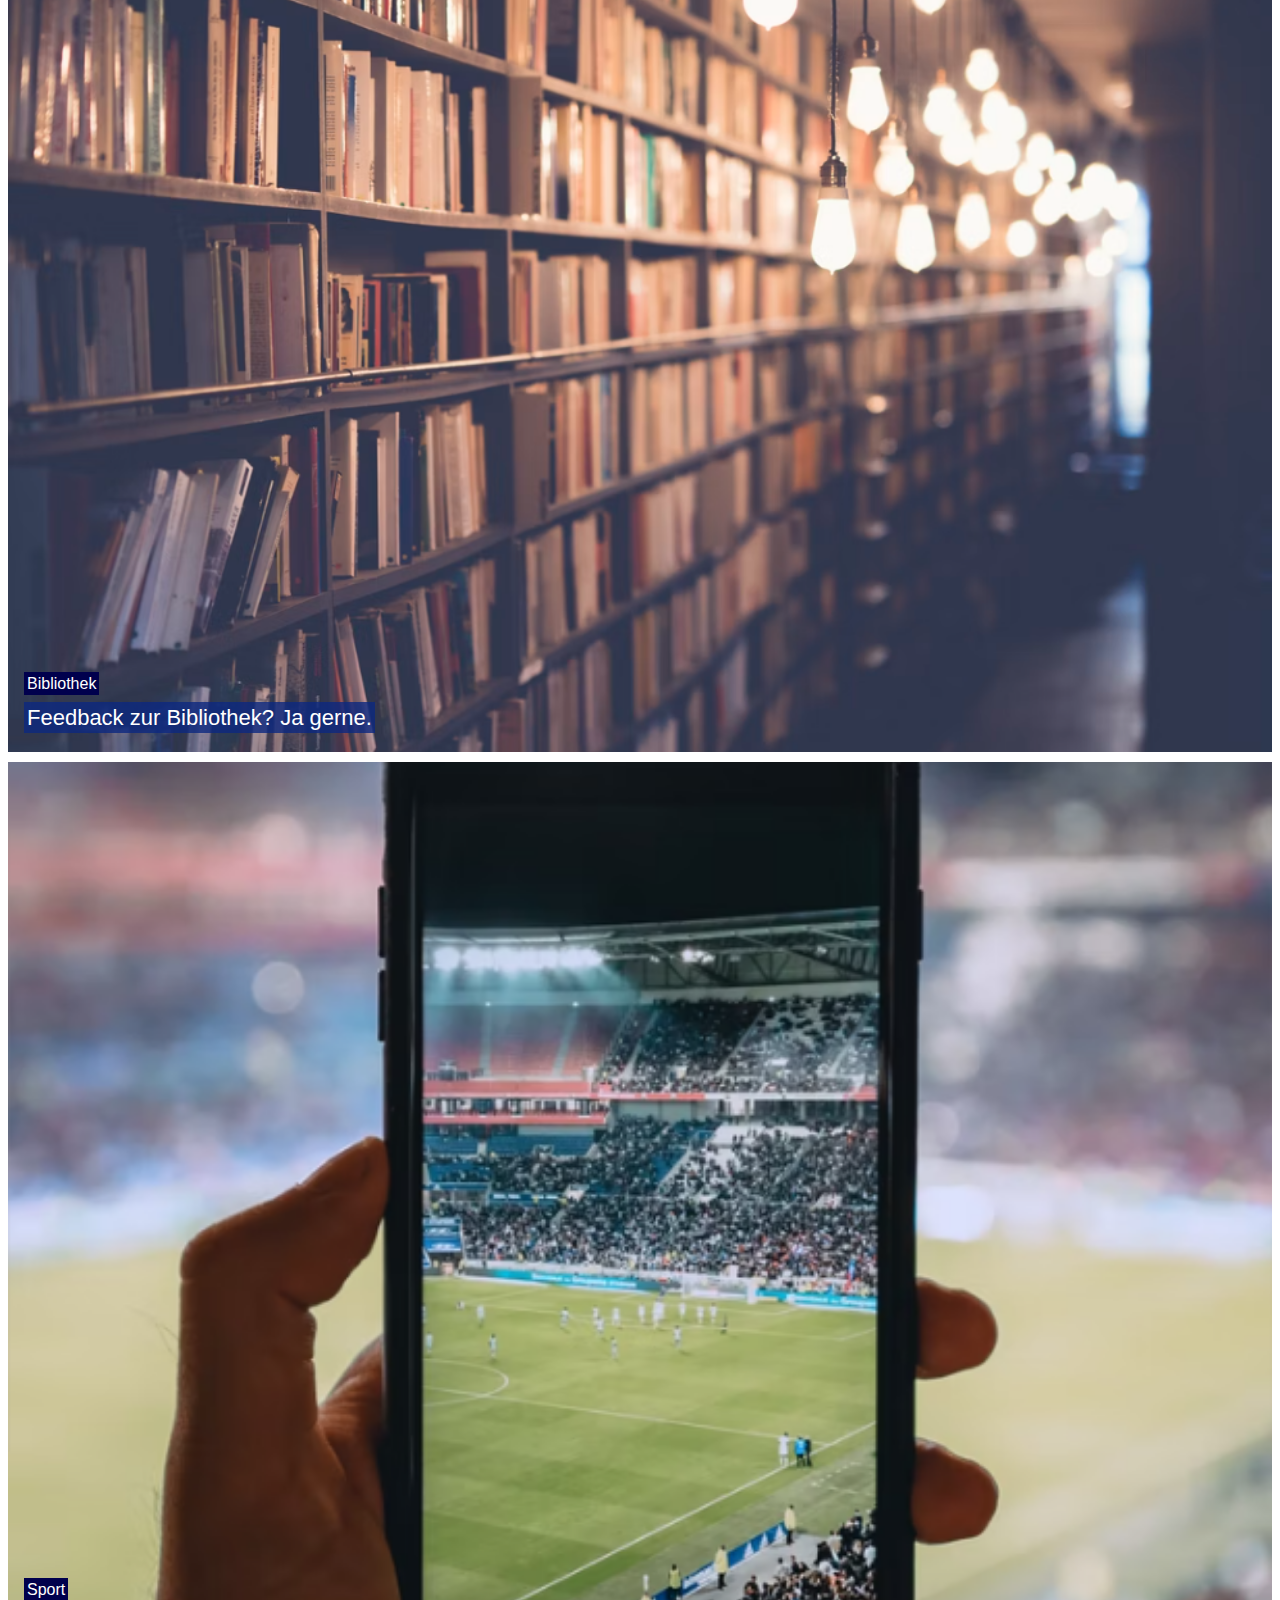
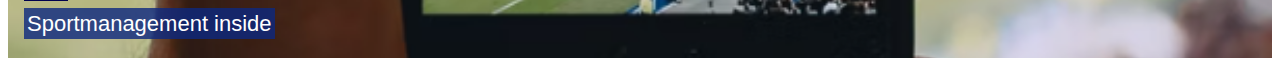
<file: impnews_in_schritten/schritt4/index.html>
<!DOCTYPE html>
<html lang="en">
<head>
    <meta charset="UTF-8">
    <meta http-equiv="X-UA-Compatible" content="IE=edge">
    <meta name="viewport" content="width=device-width, initial-scale=1.0">
    <title>Titelseite</title>

    <link rel="stylesheet" href="css/style.css">

</head>
<body>
    <header>
        <div class="logo">
            <a href="index.html">
                <img src="img/logo_dunkel_blau.PNG" alt="Logo IMP News">
            </a>
        </div>
        <div>
          <a href="login.html">
            <img src="img/benutzerbild.svg" width="45px" height="45px">
          </a>
        </div>
    </header>
  
    <nav>
        <ul class="nav_links">
            <li><a class="aktiver_menuelink" href="index.html">Übersicht</a></li>
            <li><a href="#">Aktuelles</a></li>
            <li><a href="#">Veranstaltungen</a></li>
            <li><a href="#">Projekte</a></li>
            <li><a href="#">Freizeit</a></li>
            <li><a href="#">Welt</a></li>
            <li><a href="#">Interessant</a></li>
            <li><a href="#">Kunst</a></li>
            <li><a href="#">Gut zu wissen</a></li>
            <li><a href="#">Brambrüesch</a></li>
            <li><a href="#">Calanda</a></li>
          </ul>
    </nav>

    <main class="alle_nachrichten_uebersicht">

      <article class="grosse_nachricht">
        <a href="single.html"><img src="img/pic1.PNG" class="nachrichtenbild_titelseite" alt="pic1"></a>
        <div class="zwei_ueberschriften">
            <a class="mini_marker" href="single.html">Lernen</a>
            <h2><a class="marker" href="single.html">Interne Weiterbildung: Flipchart-Training</a></h2>
        </div>
      </article>

      <article class="kleine_nachricht">
        <a href="#"><img src="img/pic2.PNG" class="nachrichtenbild_titelseite" alt="pic2"></a>
        <div class="zwei_ueberschriften">
            <a class="mini_marker" href="#">Velo</a>
            <h2><a class="marker" href="#">Trailcenter Thusis: MTB-Einführungskurs</a></h2>
        </div>
      </article>

      <article class="kleine_nachricht">
        <a href="#"><img src="img/pic3.PNG" class="nachrichtenbild_titelseite" alt="pic3"></a>
        <div class="zwei_ueberschriften">
            <a class="mini_marker" href="#">Arbeit</a>
            <h2><a class="marker" href="#">Offene Stelle: Studentische Hilfskräfte am Standort Zürich</a></h2>
        </div>
      </article>

      <article class="kleine_nachricht">
        <a href="#"><img src="img/pic4.PNG" class="nachrichtenbild_titelseite" alt="pic4"></a>
        <div class="zwei_ueberschriften">
            <a class="mini_marker" href="#">Reinigung</a>
            <h2><a class="marker" href="#">Reminder: Fensterreinigung</a></h2>
        </div>
      </article>

      <article class="grosse_nachricht_vertikal">
        <a href="#"><img src="img/pic5.PNG" class="nachrichtenbild_titelseite" alt="pic5"></a>
        <div class="zwei_ueberschriften">
            <a class="mini_marker" href="#">Lernen</a>
            <h2><a class="marker" href="#">Freie Plätze für ENSA Kurs im Mai</a></h2>
        </div>
      </article>

      <article class="kleine_nachricht">
        <a href="#"><img src="img/pic6.PNG" class="nachrichtenbild_titelseite" alt="pic6"></a>
        <div class="zwei_ueberschriften">
            <a class="mini_marker" href="#">Bibliothek</a>
            <h2><a class="marker" href="#">Feedback zur Bibliothek? Ja gerne.</a></h2>
        </div>
      </article>

      <article class="kleine_nachricht">
        <a href="#"><img src="img/pic7.PNG" class="nachrichtenbild_titelseite" alt="pic7"></a>
        <div class="zwei_ueberschriften">
            <a class="mini_marker" href="#">Sport</a>
            <h2><a class="marker" href="#">Sportmanagement inside</a></h2>
        </div>
      </article>

  </main>

    <footer>
    </footer>
</body>
</html>
</file>
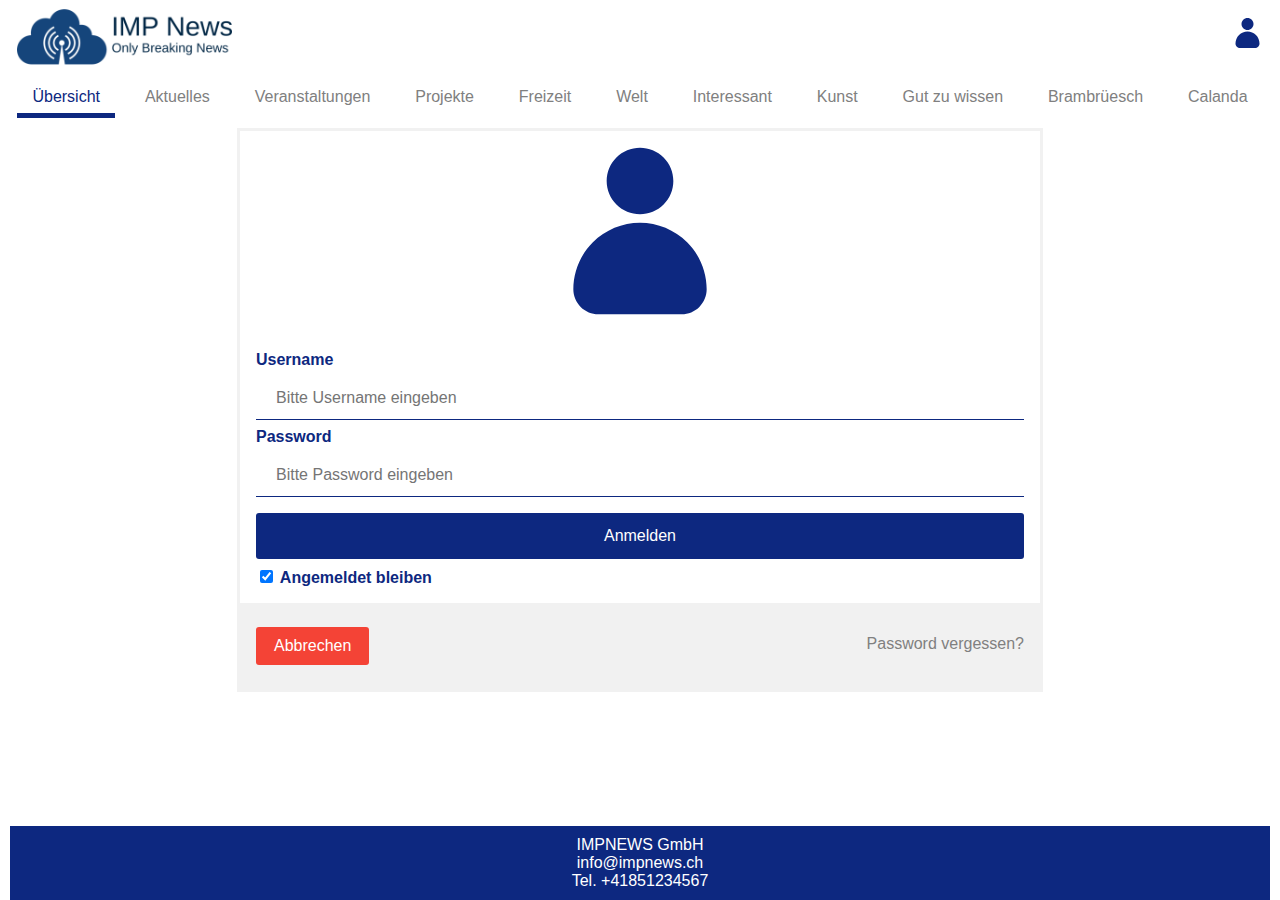
<file: impnews_in_schritten/schritt10/login.html>
<!DOCTYPE html>
<html lang="de" dir="ltr">
  <head>
    <meta charset="utf-8">
    <title>IMP News</title>
    <link rel="stylesheet" href="css/style.css">
    <meta name="viewport" content="width=device-width, initial-scale=1.0">
  </head>
  <body>

    <header>
      <div class="logo">
        <a href="index.html"><img class="logo" src="img/logo_dunkel_blau.PNG"  alt="Logo IMP News"></a>
      </div>
      <div>
        <!--<a class="cta" href="login.html"><button>Anmelden</button></a>-->
        <a href="login.html">
          <img src="img/benutzerbild.svg" width="45px" height="45px">
        </a><!--analysieren-->
      </div>
    </header>

    <nav>
      <ul class="nav_links">
        <li><a class="aktiver_menuelink" href="index.html">Übersicht</a></li>
        <li><a href="#">Aktuelles</a></li>
        <li><a href="#">Veranstaltungen</a></li>
        <li><a  href="#">Projekte</a></li>
        <li><a href="#">Freizeit</a></li>
        <li><a href="#">Welt</a></li>
        <li><a href="#">Interessant</a></li>
        <li><a href="#">Kunst</a></li>
        <li><a href="#">Gut zu wissen</a></li>
        <li><a  href="#">Brambrüesch</a></li>
        <li><a href="#">Calanda</a></li>
      </ul>
    </nav>

    <main>
      <div class="login_form">
        <!-- inspired by https://www.w3schools.com/howto/howto_css_login_form.asp, https://www.w3schools.com/howto/tryit.asp?filename=tryhow_css_login_form -->

        <form action="/action_page.php" method="post">
          <div class="container_benutzerbild">
            <!--https://freeicons.io/benutzerbilds-2/benutzerbild-icon-44136-->
            <!--<img src="img/avatar2.svg" alt="Avatar" class="avatar">-->
            <img src="img/benutzerbild.svg" width="250px" height="250px">
          </div>

          <div class="container">
            <label for="uname">Username</label>
            <input type="text" placeholder="Bitte Username eingeben" name="uname" id="uname" required>

            <label for="psw">Password</label>
            <input type="password" placeholder="Bitte Password eingeben" name="psw" id="psw" required>

            <button type="submit">Anmelden</button>
            <label>
              <input type="checkbox" checked="checked" name="remember"> Angemeldet bleiben
            </label>
          </div>

          <div class="container" style="background-color:#f1f1f1">
            <button type="button" class="cancelbtn">Abbrechen</button>
            <span class="psw"><a href="#">Password vergessen?</a></span>
          </div>
        </form>
      </div>
    </main>

    <footer>
      IMPNEWS GmbH<br>
      <a href="mailto:info@impnews.ch" style="color:white">info@impnews.ch</a><br>
      Tel. +41851234567
    </footer>

  </body>
</html>
</file>
<file: impnews/css/style.css>
* {
  font-family: Arial, sans-serif;
  font-weight: 500;
  font-size: 16px;
  color: grey;

  text-decoration: none;
}

:root {
  /*--blue: var(--blue);*/
  --blue: rgba(13, 40, 128, 1);
  --blue_low_opacity: rgba(13, 40, 128, 0.8);
  /*durchsichtiges Blau für später, hinterster Wert gibt Opacity an*/
}

header {
  display: flex;
  align-items: center;
}

.logo {
  flex: 1;
}

.nav_links {
  display: flex;
  /* Auflistung horizontal */
  justify-content: space-around;
  /* Verteilung */
  flex-wrap: wrap;
  /* Umbruch, wenn zu wenig Platz*/
  list-style: none;
  /* Keine Aufführungspunkte*/
  padding: 0;
  /* Kein Padding für die ganze Leiste*/
  margin: 0px;
  /* Keine Margin für die ganze Leiste*/
}

.nav_links li a {
  /* Alle Texte der Menüpunkte*/
  display: block;
  /*sollen innerhalb der Kasten die ganze Breite brauchen*/
  box-sizing: border-box;
  /*Dies nimmt Padding und Border mit in die Masse (width entspricht dann width+padding+border)*/
  height: 40px;
  padding: 10px 15px 0px 15px;
}

.nav_links li a:hover,
.aktiver_menuelink {
  /* in beiden Fällen soll es blau werden*/
  color: var(--blue);
  border-bottom-style: solid;
  border-bottom-width: 5px;
  border-bottom-color: var(--blue);
}

.grosse_nachricht,
.kleine_nachricht,
.grosse_nachricht_vertikal {
  box-sizing: border-box;
  height: 70vw;
  /*70 Prozent der Breite des Bildschirmes*/

  margin-bottom: 10px;
  /*only for smartphone, this will be canceled above 1000px width*/
  /*Deleted for grid, is solved with grid-column-gap:10px; grid-row-gap:10px;*/
  /*margin-right:5px;
    margin-left:5px;*/

  position: relative;
  /*sorgt dafür, dass Positionsangaben untergeordneter Elemente relativ zu dieser Klasse
    positioniert werden. Also top wäre dann zuoberst dieses Elementes und nicht des ganzen htmls.*/
}

.nachrichtenbild_titelseite {
  object-fit: cover;
  /*füllt den Rahmen ohne das Seitenverhältnis zu verändern*/
  width: 100%;
  /* Bild soll ganzen Rahmen in der Breite Füllen*/
  height: 100%;
  /* Bild soll ganzen Rahmen in der Höhe füllen*/
  /* Je nach Seitenverhältnis des Bildes würde es nur jeweils den einen oder anderen Term brauchen.
Da Aber verschiedene Bilder betroffen sind, setzt man einfach beide auf 100%*/
}


.zwei_ueberschriften {
  position: absolute;
  bottom: 8px;
  left: 16px;
}

.grosse_nachricht h2,
.kleine_nachricht h2,
.grosse_nachricht_vertikal h2 {
  /*added .big_article_vertical h2 for grid*/
  margin: 5px 0 10px 0;
}

.marker {
  font-size: 22px;
}

.mini_marker {
  background-color: #00004d;
}

.marker,
.mini_marker {
  background-color: var(--blue_low_opacity);
  color: white;
  margin-bottom: 10px;
  padding: 3px;

  line-height: 150%;
}

@media (min-width: 1000px) {
  .alle_nachrichten_uebersicht {
    display: grid;
    /*https://www.youtube.com/watch?v=jV8B24rSN5o*/

    grid-template-columns: 49% 49%;
    /*grid-template-columns: 400px 400px;*/

    grid-auto-rows: 50vw;
    /*https://youtu.be/jV8B24rSN5o?t=713*/
    /*grid-auto-rows:400px;*/

    grid-column-gap: 10px;
    grid-row-gap: 10px;
    /*grid-column-gap:1%;
      grid-row-gap:1vw;*/

    justify-content: center;
    /*Breite ist ungefähr 99 prozent, deshalb zentrieren wir alles*/
  }

  .grosse_nachricht,
  .kleine_nachricht,
  .grosse_nachricht_vertikal {
    margin-bottom: 0px;
    /* wir resetten die Margin und steuern hier oben über grid-row-gap*/
  }

  .grosse_nachricht {
    height: auto;
    /*resetting height value from 70vw to default value*/
    grid-column: 1/3;
    /*es geht von Fuge 1 bis Fuge 3: Fuge 1 ist Rand links, Fuge 2*/
  }

  .kleine_nachricht {
    height: auto;
    /*resetting height value from 70vw to default value*/
  }

  .grosse_nachricht_vertikal {
    height: auto;
    /*resetting height value from 70vw to default value*/
    grid-column: 2;
    grid-row: 3/5;
  }
}

@media (min-width: 1260px) {
  .alle_nachrichten_uebersicht {
    /*grid-template-columns: 400px 400px 400px;*/
    /*grid-template-columns: 32.8% 32.8% 32.8%;*/
    grid-template-columns: 32% 32% 32%;

    grid-auto-rows: 32vw;
    /* https: //youtu.be/jV8B24rSN5o?t=713 */
      /*grid-auto-rows:400px;*/
  }

  /*.kleine_nachricht {
    height: auto;
    /*resetting height value from 70vw to default value*/
  }

  /*IM VIDEO BRAUCHT ER DAS NICHT, WARUM NICHT?*/

  .grosse_nachricht_vertikal {
    height: auto;
    /*resetting height value from 70vw to default value*/
    grid-column: 3;
    grid-row: 2/4;
  }
</file>
<file: impnews_in_schritten/schritt1/css/style.css>
header{
    display:flex;
    align-items: center;
  }
  
.logo{
    flex:1; /*https://www.youtube.com/watch?v=k32voqQhODc*/
}
</file>
<file: impnews_in_schritten/schritt10/css/style.css>
:root {
  /*--blue: var(--blue);*/
  --blue: rgba(13,40,128,1);
  --blue_low_opacity: rgba(13,40,128,0.8);
}

*{
  font-family: Arial, sans-serif;
  font-weight:500;
  font-size:16px;
  color:grey;

  text-decoration:none;
}

header{
    display:flex;
    align-items: center;
  }
  
.logo{
    flex:1; /*https://www.youtube.com/watch?v=k32voqQhODc*/
}

.nav_links{
  display:flex;
  justify-content: space-around;
  flex-wrap: wrap;
  list-style:none;
  padding: 0;

  margin:0px;
}

.nav_links li a{
  display: block;
  box-sizing:border-box;
  height:40px;
  padding: 10px 15px 0px 15px;
}


.nav_links li a:hover, .aktiver_menuelink{
  color:var(--blue);
  border-bottom-style: solid;
  border-bottom-width: 5px;
  border-bottom-color: var(--blue);
}

.grosse_nachricht, .kleine_nachricht, .grosse_nachricht_vertikal{
  box-sizing:border-box;
  height:70vw;

  margin-bottom:10px; /*only for smartphone, this will be canceled above 1000px width*/
  /*Deleted for grid, is solved with grid-column-gap:10px; grid-row-gap:10px;*/
  /*margin-right:5px;
  margin-left:5px;*/
  
  position: relative;
}

.nachrichtenbild_titelseite{
  object-fit:cover;
  width:100%;
  height:100%;
}

/*usage of h2 us forced throuhg validation tool but h2 has some margins that have to be canceled*/
.grosse_nachricht h2, .kleine_nachricht h2, .grosse_nachricht_vertikal h2{/*added .big_article_vertical h2 for grid*/
  margin:5px 0 10px 0;
}

.marker, .mini_marker{
  background-color:var(--blue_low_opacity);
  color:white;
  margin-bottom:10px;
  padding:3px;

  line-height:150%;
}

.marker{
  font-size: 22px;
}

.mini_marker{
  background-color: #00004d;
}

.zwei_ueberschriften{
  position: absolute;
  bottom: 8px;
  left: 16px;
}

footer {
  /*https://www.w3schools.com/howto/tryit.asp?filename=tryhow_css_fixed_footer*/
   /*position: fixed;
   left: 0;
   bottom: 0;*/
   width: 100%;
   background-color: var(--blue);
   color: white;
   text-align: center;

   padding-top:10px;
   padding-bottom:10px;
   margin-top:10px;
}

/*_______________________Login Form_____________________*/
/*https://www.w3schools.com/howto/tryit.asp?filename=tryhow_css_login_form*/
.login_form form {
  border: 3px solid #f1f1f1;
}

.login_form input[type=text], input[type=password] {
  width: 100%;
  padding: 12px 20px;
  margin: 8px 0;

  border-width:0px 0px 1px 0px;
  border-style:solid;
  border-color:var(--blue);

  box-sizing: border-box;
}

.login_form input:focus{
    outline: none;/*Damit kein orangener Rahmen angezeigt wird beim anclicken*/
}

.login_form button {
  background-color: var(--blue);
  color: white;
  padding: 14px 20px;
  margin: 8px 0;
  border: none;
  cursor: pointer;
  width: 100%;

  border-radius:3px;
}

/*for both buttons in form*/
.login_form button:hover {
  opacity: 0.8;
}

.login_form .cancelbtn {
  width: auto;/*Zuerucksetzen auf Standardwert*/
  padding: 10px 18px;
  background-color: #f44336;
}

.login_form .container_benutzerbild {
  text-align: center;/*https://www.freecodecamp.org/news/how-to-center-an-image-in-css/*/
  margin: 0 0 -50px 0; /*0 is short form of "0 every_unit"*/
}

.login_form .container {
  padding: 16px;
}

.login_form span.psw {/*Passwort fergessen? Text*/
  float: right;
  padding-top: 16px;
}


form label{
  color:var(--blue);
  font-weight: bold;
}
/*_______________________Ende Login Form_____________________*/


/*_______________________Einzelne Nachricht_____________________*/
.container_einzelner_nachricht {
  border: 3px solid #f1f1f1;
  padding:10px;
  margin-top:10px;
}

.datum_einzelner_nachricht{
  text-align: right;
  font-size:13px;
}

.titel_einzelner_nachricht{
  font-size:30px;
  color:var(--blue);
  margin-top:10px;
}

.bild_einzelner_nachricht{
  height:50vw;
  margin-top:10px;
}

.bild_einzelner_nachricht img{
  object-fit:cover;
  width:100%;
  height:100%;
}

.inhalt_einzelner_nachricht{
  margin-top:10px;
}

.horizontales_banner{
  height:30vw;
}

.horizontales_banner img{
  object-fit:cover;
  width:100%;
  height:100%;
}


.rechtes_banner{
  display:none;
}

/*_______________________Ende einzelne Nachricht_____________________*/

/*_______________________Anfang sticky_______________________________*/
nav{
  position: sticky;
  top: 0;
  background-color: white;/*important because of sticky*/

  padding-bottom:10px;/*because when sticky some margin is needed*/

  z-index: 100;
}

.rechtes_banner{
  position: sticky;
  top: 0;
}

/*footer{
  position: sticky;
  z-index:1000;
}*/
/*_______________________Ende sticky_______________________________*/


@media (min-width: 1000px) {
  .alle_nachrichten_uebersicht{
    display:grid; /*https://www.youtube.com/watch?v=jV8B24rSN5o*/
    
    grid-template-columns: 49% 49%;
    /*grid-template-columns: 400px 400px;*/

    grid-auto-rows:50vw; /*https://youtu.be/jV8B24rSN5o?t=713*/
    /*grid-auto-rows:400px;*/

    grid-column-gap:10px;
    grid-row-gap:10px;
    /*grid-column-gap:1%;
    grid-row-gap:1vw;*/

    justify-content: center;/*Breite ist ungefähr 99 prozent, deshalb zentrieren wir alles*/
  }

  .grosse_nachricht, .kleine_nachricht, .grosse_nachricht_vertikal{
    margin-bottom: 0px;
  }

  .grosse_nachricht{
    height:auto;/*resetting height value from 70vw to default value*/
    grid-column:1/3;
  }

  .kleine_nachricht{
    height:auto;/*resetting height value from 70vw to default value*/
  }

  .grosse_nachricht_vertikal{
    height:auto;/*resetting height value from 70vw to default value*/
    grid-column:2;
    grid-row:3/5;
  }

  /*_______________Login Form______________*/
  .login_form form {
    margin:auto;/*Zuerucksetzen auf Standardwert*/
    width:800px;
  }


  /*_______________Einzelne Nachricht____________*/
  .nachricht_und_rechter_banner_container{
    display: flex;
    justify-content:center;
  }

  .oberstes_banner_und_nachricht{
    box-sizing: border-box;
    width:750px;
  }

  .bild_einzelner_nachricht{
    height:500px;
  }

  .rechtes_banner {
    display:block;
    width:200px;
    height:500px;
    margin-left:10px;

    /*position: sticky;
    top: 0;*/
  }

  .horizontales_banner{
    height:200px;
  }
  /*_______________Ende einzelne Nachricht____________*/
}

@media (min-width: 1260px) {
  .alle_nachrichten_uebersicht{
    /*grid-template-columns: 400px 400px 400px;*/
    /*grid-template-columns: 32.8% 32.8% 32.8%;*/
    grid-template-columns: 32% 32% 32%;

    /*_____________Schritt 10______________*/
    /*grid-auto-rows:32vw;*/ /*https://youtu.be/jV8B24rSN5o?t=713*/
    grid-auto-rows:420px;
    /*_____________Ende Schritt 10______________*/
  }

  .grosse_nachricht_vertikal{
    height:auto;/*resetting height value from 70vw to default value*/
    grid-column:3;
    grid-row:2/4;
  }

  /*_____________Schritt 10______________*/
  body{
    width: 1260px;
    margin:auto;
  }
  /*_____________Ende Schritt 10______________*/
}


/*_____________Schritt 10 Footer bei Login ganz unten______________*/
html, body {
  height: 100%;
}

body {
  display: flex;
  flex-direction: column;
}

main {
  flex:1;
}
/*_____________Ende Schrit 10 Footer bei Login ganz unten______________*/
</file>
<file: impnews_in_schritten/schritt2/css/style.css>
:root {
  /*--blue: var(--blue);*/
  --blue: rgba(13,40,128,1);
  --blue_low_opacity: rgba(13,40,128,0.8);
}

*{
  font-family: Arial, sans-serif;
  font-weight:500;
  font-size:16px;
  color:grey;

  text-decoration:none;
}

header{
    display:flex;
    align-items: center;
  }
  
.logo{
    flex:1; /*https://www.youtube.com/watch?v=k32voqQhODc*/
}

.nav_links{
  display:flex;
  justify-content: space-around;
  flex-wrap: wrap;
  list-style:none;
  padding: 0;

  margin:0px;
}

.nav_links li a{
  display: block;
  box-sizing:border-box;
  height:40px;
  padding: 10px 15px 0px 15px;
}


.nav_links li a:hover, .aktiver_menuelink{
  color:var(--blue);
  border-bottom-style: solid;
  border-bottom-width: 5px;
  border-bottom-color: var(--blue);
}
</file>
<file: impnews_in_schritten/schritt3/css/style.css>
:root {
  /*--blue: var(--blue);*/
  --blue: rgba(13,40,128,1);
  --blue_low_opacity: rgba(13,40,128,0.8);
}

*{
  font-family: Arial, sans-serif;
  font-weight:500;
  font-size:16px;
  color:grey;

  text-decoration:none;
}

header{
    display:flex;
    align-items: center;
  }
  
.logo{
    flex:1; /*https://www.youtube.com/watch?v=k32voqQhODc*/
}

.nav_links{
  display:flex;
  justify-content: space-around;
  flex-wrap: wrap;
  list-style:none;
  padding: 0;

  margin:0px;
}

.nav_links li a{
  display: block;
  box-sizing:border-box;
  height:40px;
  padding: 10px 15px 0px 15px;
}


.nav_links li a:hover, .aktiver_menuelink{
  color:var(--blue);
  border-bottom-style: solid;
  border-bottom-width: 5px;
  border-bottom-color: var(--blue);
}

.grosse_nachricht, .kleine_nachricht, .grosse_nachricht_vertikal{
  box-sizing:border-box;
  height:70vw;

  margin-bottom:10px; /*only for smartphone, this will be canceled above 1000px width*/
  /*Deleted for grid, is solved with grid-column-gap:10px; grid-row-gap:10px;*/
  /*margin-right:5px;
  margin-left:5px;*/
  
  /*position: relative;*/
}

.nachrichtenbild_titelseite{
  object-fit:cover;
  width:100%;
  height:100%;
}
</file>
<file: impnews_in_schritten/schritt4/css/style.css>
:root {
  /*--blue: var(--blue);*/
  --blue: rgba(13,40,128,1);
  --blue_low_opacity: rgba(13,40,128,0.8);
}

*{
  font-family: Arial, sans-serif;
  font-weight:500;
  font-size:16px;
  color:grey;

  text-decoration:none;
}

header{
    display:flex;
    align-items: center;
  }
  
.logo{
    flex:1; /*https://www.youtube.com/watch?v=k32voqQhODc*/
}

.nav_links{
  display:flex;
  justify-content: space-around;
  flex-wrap: wrap;
  list-style:none;
  padding: 0;

  margin:0px;
}

.nav_links li a{
  display: block;
  box-sizing:border-box;
  height:40px;
  padding: 10px 15px 0px 15px;
}


.nav_links li a:hover, .aktiver_menuelink{
  color:var(--blue);
  border-bottom-style: solid;
  border-bottom-width: 5px;
  border-bottom-color: var(--blue);
}

.grosse_nachricht, .kleine_nachricht, .grosse_nachricht_vertikal{
  box-sizing:border-box;
  height:70vw;

  margin-bottom:10px; /*only for smartphone, this will be canceled above 1000px width*/
  /*Deleted for grid, is solved with grid-column-gap:10px; grid-row-gap:10px;*/
  /*margin-right:5px;
  margin-left:5px;*/
  
  position: relative;
}

.nachrichtenbild_titelseite{
  object-fit:cover;
  width:100%;
  height:100%;
}

/*usage of h2 us forced throuhg validation tool but h2 has some margins that have to be canceled*/
.grosse_nachricht h2, .kleine_nachricht h2, .grosse_nachricht_vertikal h2{/*added .big_article_vertical h2 for grid*/
  margin:5px 0 10px 0;
}

.marker, .mini_marker{
  background-color:var(--blue_low_opacity);
  color:white;
  margin-bottom:10px;
  padding:3px;

  line-height:150%;
}

.marker{
  font-size: 22px;
}

.mini_marker{
  background-color: #00004d;
}

.zwei_ueberschriften{
  position: absolute;
  bottom: 8px;
  left: 16px;
}
</file>
